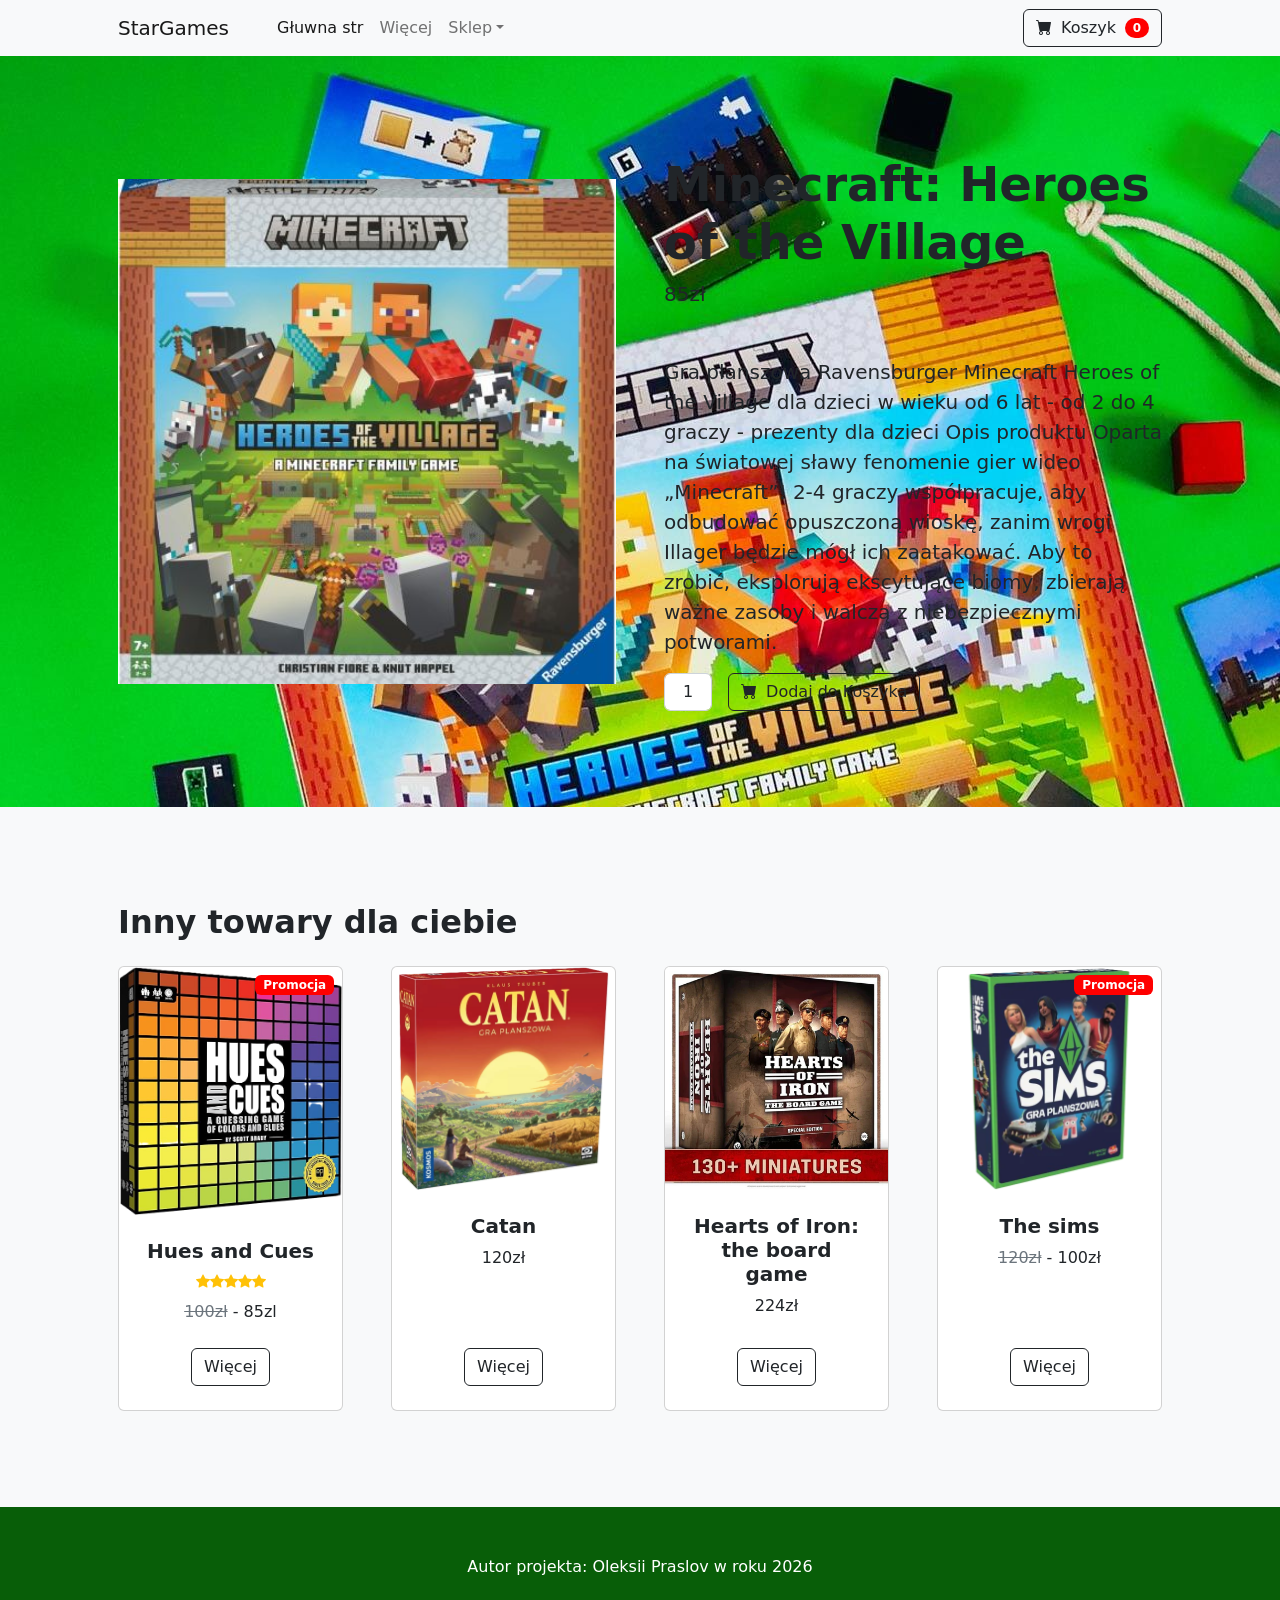
<file: startbootstrap-shop-item-gh-pages/index.html>
<!DOCTYPE html>
<html lang="en">
    <head>
        <meta charset="utf-8" />
        <meta name="viewport" content="width=device-width, initial-scale=1, shrink-to-fit=no" />
        <meta name="description" content="" />
        <meta name="author" content="" />
        <title>StarGames - Gry planszowy</title>
        <!-- Favicon-->
        <link rel="icon" type="image/x-icon" href="assets/favicon.ico" />
        <!-- Bootstrap icons-->
        <link href="https://cdn.jsdelivr.net/npm/bootstrap-icons@1.5.0/font/bootstrap-icons.css" rel="stylesheet" />
        <!-- Core theme CSS (includes Bootstrap)-->
        <link href="css/styles.css" rel="stylesheet" />
    </head>
    <body>
        <!-- Navigation-->
        <nav class="navbar navbar-expand-lg navbar-light bg-light">
            <div class="container px-4 px-lg-5">
                <a class="navbar-brand" href="#!">StarGames</a>
                <button class="navbar-toggler" type="button" data-bs-toggle="collapse" data-bs-target="#navbarSupportedContent" aria-controls="navbarSupportedContent" aria-expanded="false" aria-label="Toggle navigation"><span class="navbar-toggler-icon"></span></button>
                <div class="collapse navbar-collapse" id="navbarSupportedContent">
                    <ul class="navbar-nav me-auto mb-2 mb-lg-0 ms-lg-4">
                        <li class="nav-item"><a class="nav-link active" aria-current="page" href="../index.html">Głuwna str</a></li>
                        <li class="nav-item"><a class="nav-link" href="#!">Więcej</a></li>
                        <li class="nav-item dropdown">
                            <a class="nav-link dropdown-toggle" id="navbarDropdown" href="#" role="button" data-bs-toggle="dropdown" aria-expanded="false">Sklep</a>
                            <ul class="dropdown-menu" aria-labelledby="navbarDropdown">
                                <li><a class="dropdown-item" href="#!">Cawy arsytyment</a></li>
                                <li><hr class="dropdown-divider" /></li>
                                <li><a class="dropdown-item" href="#!">Popularnie</a></li>
                                <li><a class="dropdown-item" href="#!">Nowy arsytyment</a></li>
                            </ul>
                        </li>
                    </ul>
                    <form class="d-flex">
                        <button class="btn btn-outline-dark" type="submit">
                            <i class="bi-cart-fill me-1"></i>
                            Koszyk
                            <span class="badge bg-master text-white ms-1 rounded-pill">0</span>
                        </button>
                    </form>
                </div>
            </div>
        </nav>
        <!-- Product section-->
        <section class="bg-mastt py-5">
            <div class="container px-4 px-lg-5 my-5">
                <div class="row gx-4 gx-lg-5 align-items-center">
                    <div class="col-md-6"><img class="card-img-top mb-5 mb-md-0" src="./redaktor foto/71CGKonobeL._AC_SL1100_.jpg" alt="..." /></div>
                    <div class="col-md-6">
                        <div class="small mb-1"></div>
                        <h1 class="display-5 fw-bolder">Minecraft: Heroes of the Village</h1>
                        <div class="fs-5 mb-5">
                            <span class="text-decoration-line-through"></span>
                            <span>85zł</span>
                        </div>
                        <p class="lead bg-whites">Gra planszowa Ravensburger Minecraft Heroes of the Village dla dzieci w wieku od 6 lat - od 2 do 4 graczy - prezenty dla dzieci Opis produktu Oparta na światowej sławy fenomenie gier wideo „Minecraft”! 2-4 graczy współpracuje, aby odbudować opuszczoną wioskę, zanim wrogi Illager będzie mógł ich zaatakować. Aby to zrobić, eksplorują ekscytujące biomy, zbierają ważne zasoby i walczą z niebezpiecznymi potworami.</p>
                        <div class="d-flex">
                            <input class="form-control text-center me-3" id="inputQuantity" type="num" value="1" style="max-width: 3rem" />
                            <button class="btn btn-outline-dark flex-shrink-0" type="button">
                                <i class="bi-cart-fill me-1"></i>
                                Dodaj do Koszyka
                            </button>
                        </div>
                    </div>
                </div>
            </div>
        </section>
        <!-- Related items section-->
        <section class="py-5 bg-light">
            <div class="container px-4 px-lg-5 mt-5">
                <h2 class="fw-bolder mb-4">Inny towary dla ciebie </h2>
                <div class="row gx-4 gx-lg-5 row-cols-2 row-cols-md-3 row-cols-xl-4 justify-content-center">
                    <div class="col mb-5">
                        <div class="card h-100">
                            <div class="badge bg-master text-white position-absolute" style="top: 0.5rem; right: 0.5rem">Promocja</div>
                            <!-- Product image-->
                            <img class="card-img-top" src="./redaktor foto/81WUD2cZo5L._AC_SX522_.png" alt="..." />
                            <!-- Product details-->
                            <div class="card-body p-4">
                                <div class="text-center">
                                    <!-- Product name-->
                                    <h5 class="fw-bolder">Hues and Cues</h5>
                                    <!-- Product price-->
                                     <div class="d-flex justify-content-center small text-warning mb-2">
                                        <div class="bi-star-fill"></div>
                                        <div class="bi-star-fill"></div>
                                        <div class="bi-star-fill"></div>
                                        <div class="bi-star-fill"></div>
                                        <div class="bi-star-fill"></div>
                                    </div>
                                    <span class="text-muted text-decoration-line-through">100zł</span>
                                    - 85zl
                                </div>
                            </div>
                            <!-- Product actions-->
                            <div class="card-footer p-4 pt-0 border-top-0 bg-transparent">
                                <div class="text-center"><a class="btn btn-outline-dark mt-auto" href="./1.html">Więcej</a></div>
                            </div>
                        </div>
                    </div>
                    <div class="col mb-5">
                        <div class="card h-100">
                            <!-- Sale badge-->
                            
                            <!-- Product image-->
                            <img class="card-img-top" src="./redaktor foto/helldivers-2-galactic-war-header.png" alt="..." />
                            <!-- Product details-->
                            <div class="card-body p-4">
                                <div class="text-center">
                                    <!-- Product name-->
                                    <h5 class="fw-bolder">Catan</h5>
                                    <!-- Product reviews-->
                                   
                                    <!-- Product price-->
                                    120zł
                                </div>
                            </div>
                            <!-- Product actions-->
                            <div class="card-footer p-4 pt-0 border-top-0 bg-transparent">
                                <div class="text-center"><a class="btn btn-outline-dark mt-auto" href="./2.html">Więcej</a></div>
                            </div>
                        </div>
                    </div>
                    <div class="col mb-5">
                        <div class="card h-100">
                            <!-- Sale badge-->
                            
                            <!-- Product image-->
                            <img class="card-img-top" src="./redaktor foto/hearts-of-iron-deluxe-generals-pledge-kickstarter-pre-order-special-kickstarter-board-game-steamforged-games-1221921492_400x.webp" alt="..." />
                            <!-- Product details-->
                            <div class="card-body p-4">
                                <div class="text-center">
                                    <!-- Product name-->
                                    <h5 class="fw-bolder">Hearts of Iron: the board game</h5>
                                    <!-- Product price-->
                                    224zł
                                </div>
                            </div>
                            <!-- Product actions-->
                            <div class="card-footer p-4 pt-0 border-top-0 bg-transparent">
                                <div class="text-center"><a class="btn btn-outline-dark mt-auto" href="./3.html">Więcej</a></div>
                            </div>
                        </div>
                    </div>
                    <div class="col mb-5">
                        <div class="card h-100">
                            <!-- Product image-->
                             <div class="badge bg-master text-white position-absolute" style="top: 0.5rem; right: 0.5rem">Promocja</div>
                            <img class="card-img-top" src="./redaktor foto/82637-medium_default.png" alt="..." />
                            <!-- Product details-->
                            <div class="card-body p-4">
                                <div class="text-center">
                                    <!-- Product name-->
                                    <h5 class="fw-bolder">The sims</h5>
                                    <!-- Product reviews-->
                                    
                                    <span class="text-muted text-decoration-line-through">120zł</span>
                                    - 100zł
                                </div>
                            </div>
                            <!-- Product actions-->
                            <div class="card-footer p-4 pt-0 border-top-0 bg-transparent">
                                <div class="text-center"><a class="btn btn-outline-dark mt-auto" href="./4.html">Więcej</a></div>
                            </div>
                        </div>
                    </div>
                </div>
            </div>
        </section>
        <!-- Footer-->
        <footer class="py-5 bg-greenms">
            <div class="container"><p class="m-0 text-center text-white">Autor projekta: Oleksii Praslov w roku 2026</p></div>
        </footer>
        <!-- Bootstrap core JS-->
        <script src="https://cdn.jsdelivr.net/npm/bootstrap@5.2.3/dist/js/bootstrap.bundle.min.js"></script>
        <!-- Core theme JS-->
        <script src="js/scripts.js"></script>
    </body>
</html>
</file>
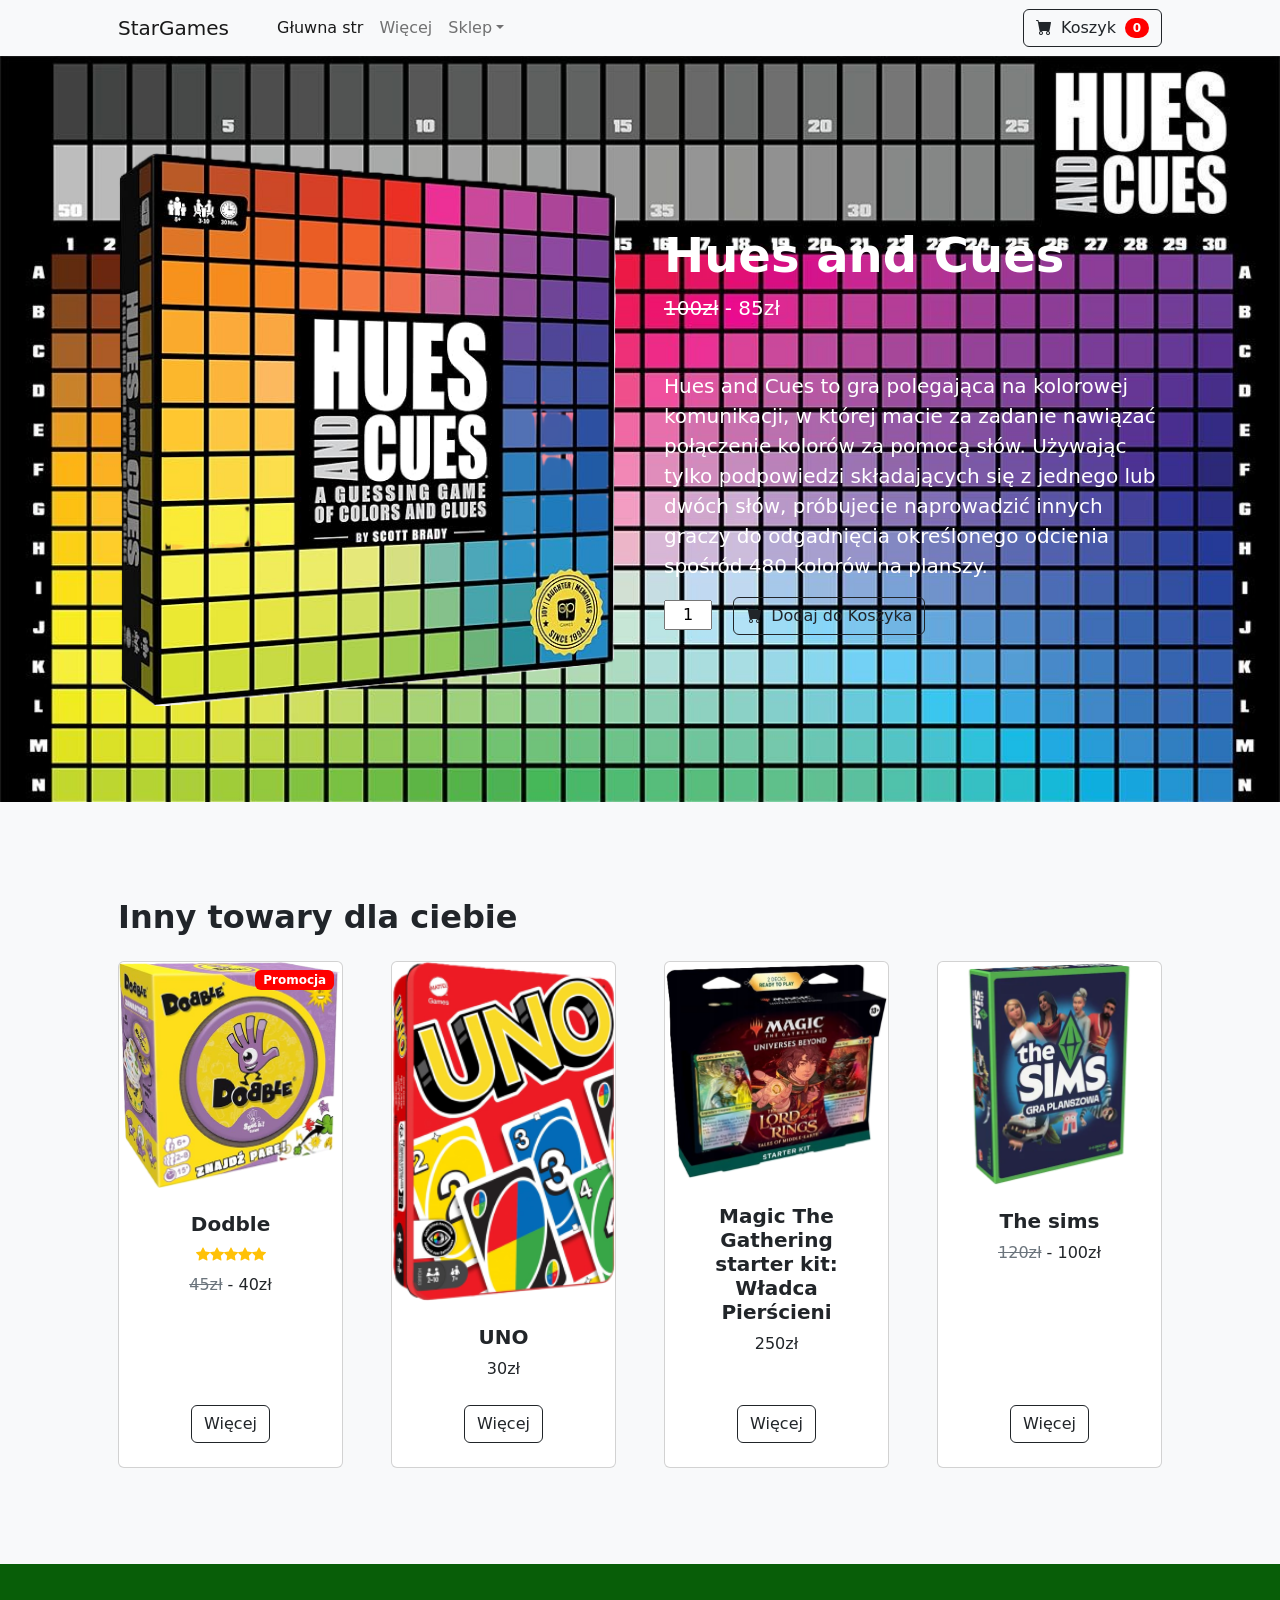
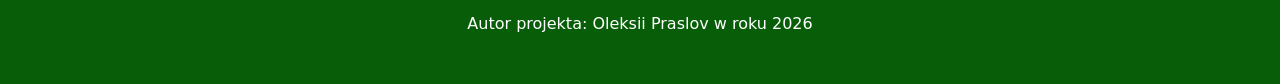
<file: startbootstrap-shop-item-gh-pages/1.html>
<!DOCTYPE html>
<html lang="en">
    <head>
        <meta charset="utf-8" />
        <meta name="viewport" content="width=device-width, initial-scale=1, shrink-to-fit=no" />
        <meta name="description" content="" />
        <meta name="author" content="" />
        <title>StarGames - Gry planszowy</title>
        <!-- Favicon-->
        <link rel="icon" type="image/x-icon" href="assets/favicon.ico" />
        <!-- Bootstrap icons-->
        <link href="https://cdn.jsdelivr.net/npm/bootstrap-icons@1.5.0/font/bootstrap-icons.css" rel="stylesheet" />
        <!-- Core theme CSS (includes Bootstrap)-->
        <link href="css/styles.css" rel="stylesheet" />
    </head>
    <body>
        <!-- Navigation-->
        <nav class="navbar navbar-expand-lg navbar-light bg-light">
            <div class="container px-4 px-lg-5">
                <a class="navbar-brand" href="#!">StarGames</a>
                <button class="navbar-toggler" type="button" data-bs-toggle="collapse" data-bs-target="#navbarSupportedContent" aria-controls="navbarSupportedContent" aria-expanded="false" aria-label="Toggle navigation"><span class="navbar-toggler-icon"></span></button>
                <div class="collapse navbar-collapse" id="navbarSupportedContent">
                    <ul class="navbar-nav me-auto mb-2 mb-lg-0 ms-lg-4">
                        <li class="nav-item"><a class="nav-link active" aria-current="page" href="../index.html">Głuwna str</a></li>
                        <li class="nav-item"><a class="nav-link" href="#!">Więcej</a></li>
                        <li class="nav-item dropdown">
                            <a class="nav-link dropdown-toggle" id="navbarDropdown" href="#" role="button" data-bs-toggle="dropdown" aria-expanded="false">Sklep</a>
                            <ul class="dropdown-menu" aria-labelledby="navbarDropdown">
                                <li><a class="dropdown-item" href="#!">Cawy arsytyment</a></li>
                                <li><hr class="dropdown-divider" /></li>
                                <li><a class="dropdown-item" href="#!">Popularnie</a></li>
                                <li><a class="dropdown-item" href="#!">Nowy arsytyment</a></li>
                            </ul>
                        </li>
                    </ul>
                    <form class="d-flex">
                        <button class="btn btn-outline-dark" type="submit">
                            <i class="bi-cart-fill me-1"></i>
                            Koszyk
                            <span class="badge bg-master text-white ms-1 rounded-pill">0</span>
                        </button>
                    </form>
                </div>
            </div>
        </nav>
        <!-- Product section-->
        <section class="py-5 bg-mastt1">
            <div class="container px-4 px-lg-5 my-5">
                <div class="row gx-4 gx-lg-5 align-items-center">
                    <div class="col-md-6"><img class="card-img-top mb-5 mb-md-0" src="./redaktor foto/81WUD2cZo5L._AC_SX522_.png" alt="..." /></div>
                    <div class="col-md-6">
                        <div class="small mb-1"></div>
                        <h1 class="lead display-5 fw-bolder">Hues and Cues</h1>
                        <div class="fs-5 mb-5">
                            
                            <span class="lead text-decoration-line-through ">100zł</span>
                            <span class="lead">- 85zł</span>
                        </div>
                        <p class="lead">Hues and Cues to gra polegająca na kolorowej komunikacji, w której macie za zadanie nawiązać połączenie kolorów za pomocą słów. Używając tylko podpowiedzi składających się z jednego lub dwóch słów, próbujecie naprowadzić innych graczy do odgadnięcia określonego odcienia spośród 480 kolorów na planszy.</p>
                        <div class="leadd-flex">
                            <input class="leadform-control text-center me-3" id="inputQuantity" type="num" value="1" style="max-width: 3rem" />
                            <button class=" btn btn-outline-dark flex-shrink-0" type="button">
                                <i class="bi-cart-fill me-1 "></i>
                                Dodaj do Koszyka
                            </button>
                        </div>
                    </div>
                </div>
            </div>
        </section>
        <!-- Related items section-->
        <section class="py-5 bg-light">
            <div class="container px-4 px-lg-5 mt-5">
                <h2 class="fw-bolder mb-4">Inny towary dla ciebie </h2>
                <div class="row gx-4 gx-lg-5 row-cols-2 row-cols-md-3 row-cols-xl-4 justify-content-center">
                    <div class="col mb-5">
                        <div class="card h-100">
                            <!-- Product image-->
                             <div class="badge bg-master text-white position-absolute" style="top: 0.5rem; right: 0.5rem">Promocja</div>
                            <img class="card-img-top" src="./redaktor foto/./71iJL+qBKcL._AC_SX522_.png" alt="..." />
                            <!-- Product details-->
                            <div class="card-body p-4">
                                <div class="text-center">
                                    <!-- Product name-->
                                    <h5 class="fw-bolder">Dodble</h5>
                                    <!-- Product price-->
                                     <div class="d-flex justify-content-center small text-warning mb-2">
                                        <div class="bi-star-fill"></div>
                                        <div class="bi-star-fill"></div>
                                        <div class="bi-star-fill"></div>
                                        <div class="bi-star-fill"></div>
                                        <div class="bi-star-fill"></div>
                                    </div>
                                    <span class="text-muted text-decoration-line-through">45zł</span>
                                    - 40zł
                                </div>
                            </div>
                            <!-- Product actions-->
                            <div class="card-footer p-4 pt-0 border-top-0 bg-transparent">
                                <div class="text-center"><a class="btn btn-outline-dark mt-auto" href="./5.html">Więcej</a></div>
                            </div>
                        </div>
                    </div>
                    <div class="col mb-5">
                        <div class="card h-100">
                            <!-- Sale badge-->
                            
                            <!-- Product image-->
                            <img class="card-img-top" src="./redaktor foto/71LiU-S3cHL._AC_SL1500_1.png" alt="..." />
                            <!-- Product details-->
                            <div class="card-body p-4">
                                <div class="text-center">
                                    <!-- Product name-->
                                    <h5 class="fw-bolder">UNO</h5>
                                    <!-- Product reviews-->
                                    
                                    <!-- Product price-->
                                    30zł
                                </div>
                            </div>
                            <!-- Product actions-->
                            <div class="card-footer p-4 pt-0 border-top-0 bg-transparent">
                                <div class="text-center"><a class="btn btn-outline-dark mt-auto" href="./6.html">Więcej</a></div>
                            </div>
                        </div>
                    </div>
                    <div class="col mb-5">
                        <div class="card h-100">
                            <!-- Sale badge-->
                            
                            <!-- Product image-->
                            <img class="card-img-top" src="./redaktor foto/./Arena-Starter-Kit-2-TALIE-MtG-LotR-Tales-of-Middle-earth-zestaw-prezentowy.png" alt="..." />
                            <!-- Product details-->
                            <div class="card-body p-4">
                                <div class="text-center">
                                    <!-- Product name-->
                                    <h5 class="fw-bolder">Magic The Gathering starter kit: Władca Pierścieni</h5>
                                    <!-- Product price-->
                                    250zł
                                </div>
                            </div>
                            <!-- Product actions-->
                            <div class="card-footer p-4 pt-0 border-top-0 bg-transparent">
                                <div class="text-center"><a class="btn btn-outline-dark mt-auto" href="./7.html">Więcej</a></div>
                            </div>
                        </div>
                    </div>
                    <div class="col mb-5">
                        <div class="card h-100">
                            <!-- Product image-->
                            <img class="card-img-top" src="./redaktor foto/82637-medium_default.png" alt="..." />
                            <!-- Product details-->
                            <div class="card-body p-4">
                                <div class="text-center">
                                    <!-- Product name-->
                                    <h5 class="fw-bolder">The sims</h5>
                                    <!-- Product reviews-->
                                    
                                    <!-- Product price-->
                                     <span class="text-muted text-decoration-line-through">120zł</span>
                                    - 100zł
                                </div>
                            </div>
                            <!-- Product actions-->
                            <div class="card-footer p-4 pt-0 border-top-0 bg-transparent">
                                <div class="text-center"><a class="btn btn-outline-dark mt-auto" href="../startbootstrap-shop-item-gh-pages/4.html">Więcej</a></div>
                            </div>
                        </div>
                    </div>
                </div>
            </div>
        </section>
        <!-- Footer-->
        <footer class="py-5 bg-greenms">
            <div class="container"><p class="m-0 text-center text-white">Autor projekta: Oleksii Praslov w roku 2026</p></div>
        </footer>
        <!-- Bootstrap core JS-->
        <script src="https://cdn.jsdelivr.net/npm/bootstrap@5.2.3/dist/js/bootstrap.bundle.min.js"></script>
        <!-- Core theme JS-->
        <script src="js/scripts.js"></script>
    </body>
</html>
</file>
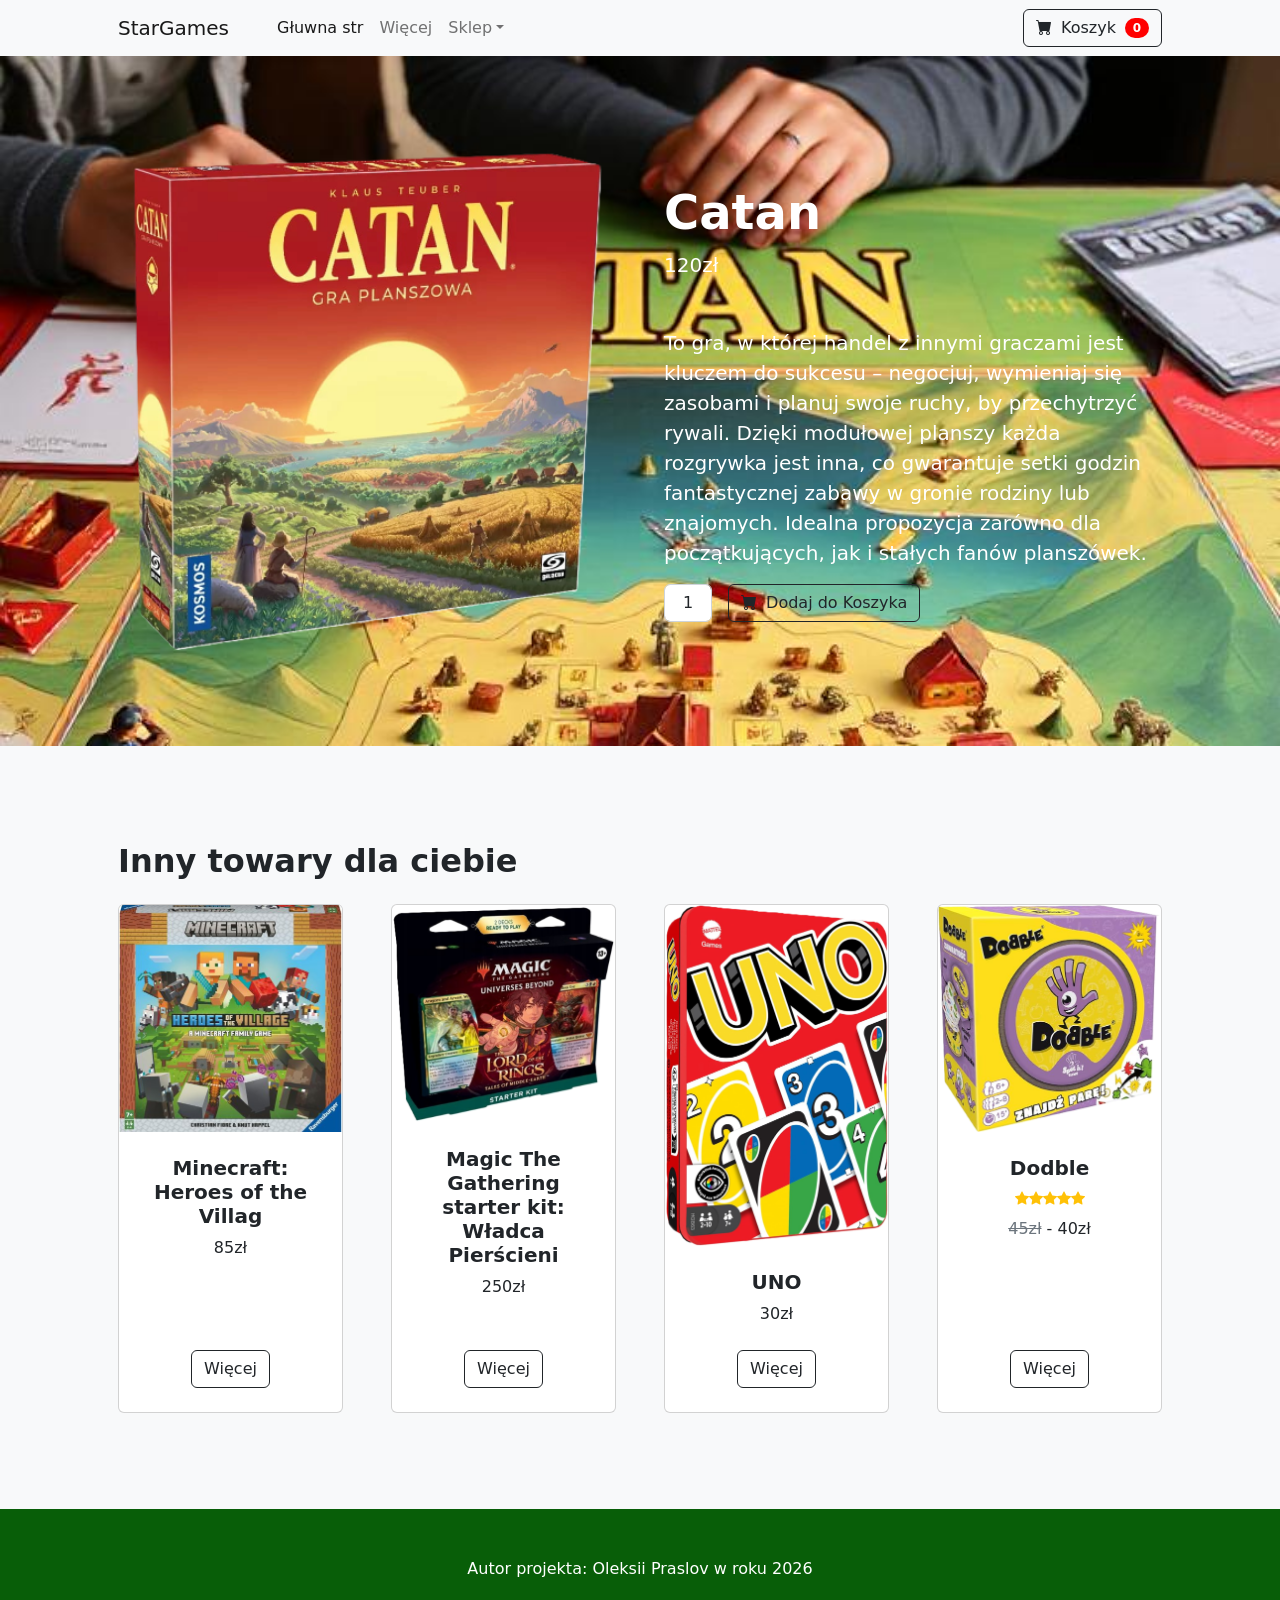
<file: startbootstrap-shop-item-gh-pages/2.html>
<!DOCTYPE html>
<html lang="en">
    <head>
        <meta charset="utf-8" />
        <meta name="viewport" content="width=device-width, initial-scale=1, shrink-to-fit=no" />
        <meta name="description" content="" />
        <meta name="author" content="" />
        <title>StarGames - Gry planszowy</title>
        <!-- Favicon-->
        <link rel="icon" type="image/x-icon" href="assets/favicon.ico" />
        <!-- Bootstrap icons-->
        <link href="https://cdn.jsdelivr.net/npm/bootstrap-icons@1.5.0/font/bootstrap-icons.css" rel="stylesheet" />
        <!-- Core theme CSS (includes Bootstrap)-->
        <link href="css/styles.css" rel="stylesheet" />
    </head>
    <body>
        <!-- Navigation-->
        <nav class="navbar navbar-expand-lg navbar-light bg-light">
            <div class="container px-4 px-lg-5">
                <a class="navbar-brand" href="#!">StarGames</a>
                <button class="navbar-toggler" type="button" data-bs-toggle="collapse" data-bs-target="#navbarSupportedContent" aria-controls="navbarSupportedContent" aria-expanded="false" aria-label="Toggle navigation"><span class="navbar-toggler-icon"></span></button>
                <div class="collapse navbar-collapse" id="navbarSupportedContent">
                    <ul class="navbar-nav me-auto mb-2 mb-lg-0 ms-lg-4">
                        <li class="nav-item"><a class="nav-link active" aria-current="page" href="../index.html">Głuwna str</a></li>
                        <li class="nav-item"><a class="nav-link" href="#!">Więcej</a></li>
                        <li class="nav-item dropdown">
                            <a class="nav-link dropdown-toggle" id="navbarDropdown" href="#" role="button" data-bs-toggle="dropdown" aria-expanded="false">Sklep</a>
                            <ul class="dropdown-menu" aria-labelledby="navbarDropdown">
                                <li><a class="dropdown-item" href="#!">Cawy arsytyment</a></li>
                                <li><hr class="dropdown-divider" /></li>
                                <li><a class="dropdown-item" href="#!">Popularnie</a></li>
                                <li><a class="dropdown-item" href="#!">Nowy arsytyment</a></li>
                            </ul>
                        </li>
                    </ul>
                    <form class="d-flex">
                        <button class="btn btn-outline-dark" type="submit">
                            <i class="bi-cart-fill me-1"></i>
                            Koszyk
                            <span class="badge bg-master text-white ms-1 rounded-pill">0</span>
                        </button>
                    </form>
                </div>
            </div>
        </nav>
        <!-- Product section-->
        <section class="py-5 bg-mastt2">
            <div class="container px-4 px-lg-5 my-5">
                <div class="row gx-4 gx-lg-5 align-items-center">
                    <div class="col-md-6"><img class="card-img-top mb-5 mb-md-0" src="./redaktor foto/helldivers-2-galactic-war-header.png" alt="..." /></div>
                    <div class="col-md-6">
                        <div class="small mb-1"></div>
                        <h1 class="display-5 fw-bolder lead">Catan</h1>
                        <div class="fs-5 mb-5 lead">
                            120zł
                        </div>
                        <p class="lead">To gra, w której handel z innymi graczami jest kluczem do sukcesu – negocjuj, wymieniaj się zasobami i planuj swoje ruchy, by przechytrzyć rywali. Dzięki modułowej planszy każda rozgrywka jest inna, co gwarantuje setki godzin fantastycznej zabawy w gronie rodziny lub znajomych. Idealna propozycja zarówno dla początkujących, jak i stałych fanów planszówek.</p>
                        <div class="d-flex">
                            <input class="form-control text-center me-3" id="inputQuantity" type="num" value="1" style="max-width: 3rem" />
                            <button class="btn btn-outline-dark flex-shrink-0" type="button">
                                <i class="bi-cart-fill me-1"></i>
                                Dodaj do Koszyka
                            </button>
                        </div>
                    </div>
                </div>
            </div>
        </section>
        <!-- Related items section-->
        <section class="py-5 bg-light">
            <div class="container px-4 px-lg-5 mt-5">
                <h2 class="fw-bolder mb-4">Inny towary dla ciebie </h2>
                <div class="row gx-4 gx-lg-5 row-cols-2 row-cols-md-3 row-cols-xl-4 justify-content-center">
                    <div class="col mb-5">
                        <div class="card h-100">
                            <!-- Product image-->
                            <img class="card-img-top" src="./redaktor foto/71CGKonobeL._AC_SL1100_.jpg" alt="..." />
                            <!-- Product details-->
                            <div class="card-body p-4">
                                <div class="text-center">
                                    <!-- Product name-->
                                    <h5 class="fw-bolder">Minecraft: Heroes of the Villag</h5>
                                    <!-- Product price-->
                                    85zł
                                </div>
                            </div>
                            <!-- Product actions-->
                            <div class="card-footer p-4 pt-0 border-top-0 bg-transparent">
                                <div class="text-center"><a class="btn btn-outline-dark mt-auto" href="./index.html">Więcej</a></div>
                            </div>
                        </div>
                    </div>
                    <div class="col mb-5">
                        <div class="card h-100">
                            <!-- Sale badge-->
                        
                            <!-- Product image-->
                            <img class="card-img-top" src="./redaktor foto/Arena-Starter-Kit-2-TALIE-MtG-LotR-Tales-of-Middle-earth-zestaw-prezentowy.png" alt="..." />
                            <!-- Product details-->
                            <div class="card-body p-4">
                                <div class="text-center">
                                    <!-- Product name-->
                                    <h5 class="fw-bolder">Magic The Gathering starter kit: Władca Pierścieni</h5>
                                    <!-- Product reviews-->
                                   
                                    <!-- Product price-->
                                    250zł
                                </div>
                            </div>
                            <!-- Product actions-->
                            <div class="card-footer p-4 pt-0 border-top-0 bg-transparent">
                                <div class="text-center"><a class="btn btn-outline-dark mt-auto" href="./7.html">Więcej</a></div>
                            </div>
                        </div>
                    </div>
                    <div class="col mb-5">
                        <div class="card h-100">
                            <!-- Sale badge-->
                        
                            <!-- Product image-->
                            <img class="card-img-top" src="./redaktor foto/71LiU-S3cHL._AC_SL1500_.png" alt="..." />
                            <!-- Product details-->
                            <div class="card-body p-4">
                                <div class="text-center">
                                    <!-- Product name-->
                                    <h5 class="fw-bolder">UNO</h5>
                                    <!-- Product price-->
                                    30zł
                                </div>
                            </div>
                            <!-- Product actions-->
                            <div class="card-footer p-4 pt-0 border-top-0 bg-transparent">
                                <div class="text-center"><a class="btn btn-outline-dark mt-auto" href="./6.html">Więcej</a></div>
                            </div>
                        </div>
                    </div>
                    <div class="col mb-5">
                        <div class="card h-100">
                            <!-- Product image-->
                            <img class="card-img-top" src="./redaktor foto/71iJL+qBKcL._AC_SX522_.png" alt="..." />
                            <!-- Product details-->
                            <div class="card-body p-4">
                                <div class="text-center">
                                    <!-- Product name-->
                                    <h5 class="fw-bolder">Dodble</h5>
                                    <!-- Product reviews-->
                                    <div class="d-flex justify-content-center small text-warning mb-2">
                                        <div class="bi-star-fill"></div>
                                        <div class="bi-star-fill"></div>
                                        <div class="bi-star-fill"></div>
                                        <div class="bi-star-fill"></div>
                                        <div class="bi-star-fill"></div>
                                    </div>
                                    <!-- Product price-->
                                   <span class="text-muted text-decoration-line-through">45zł</span>
                                   - 40zł
                                </div>
                            </div>
                            <!-- Product actions-->
                            <div class="card-footer p-4 pt-0 border-top-0 bg-transparent">
                                <div class="text-center"><a class="btn btn-outline-dark mt-auto" href="./5.html">Więcej</a></div>
                            </div>
                        </div>
                    </div>
                </div>
            </div>
        </section>
        <!-- Footer-->
        <footer class="py-5 bg-greenms">
            <div class="container"><p class="m-0 text-center text-white">Autor projekta: Oleksii Praslov w roku 2026</p></div>
        </footer>
        <!-- Bootstrap core JS-->
        <script src="https://cdn.jsdelivr.net/npm/bootstrap@5.2.3/dist/js/bootstrap.bundle.min.js"></script>
        <!-- Core theme JS-->
        <script src="js/scripts.js"></script>
    </body>
</html>
</file>
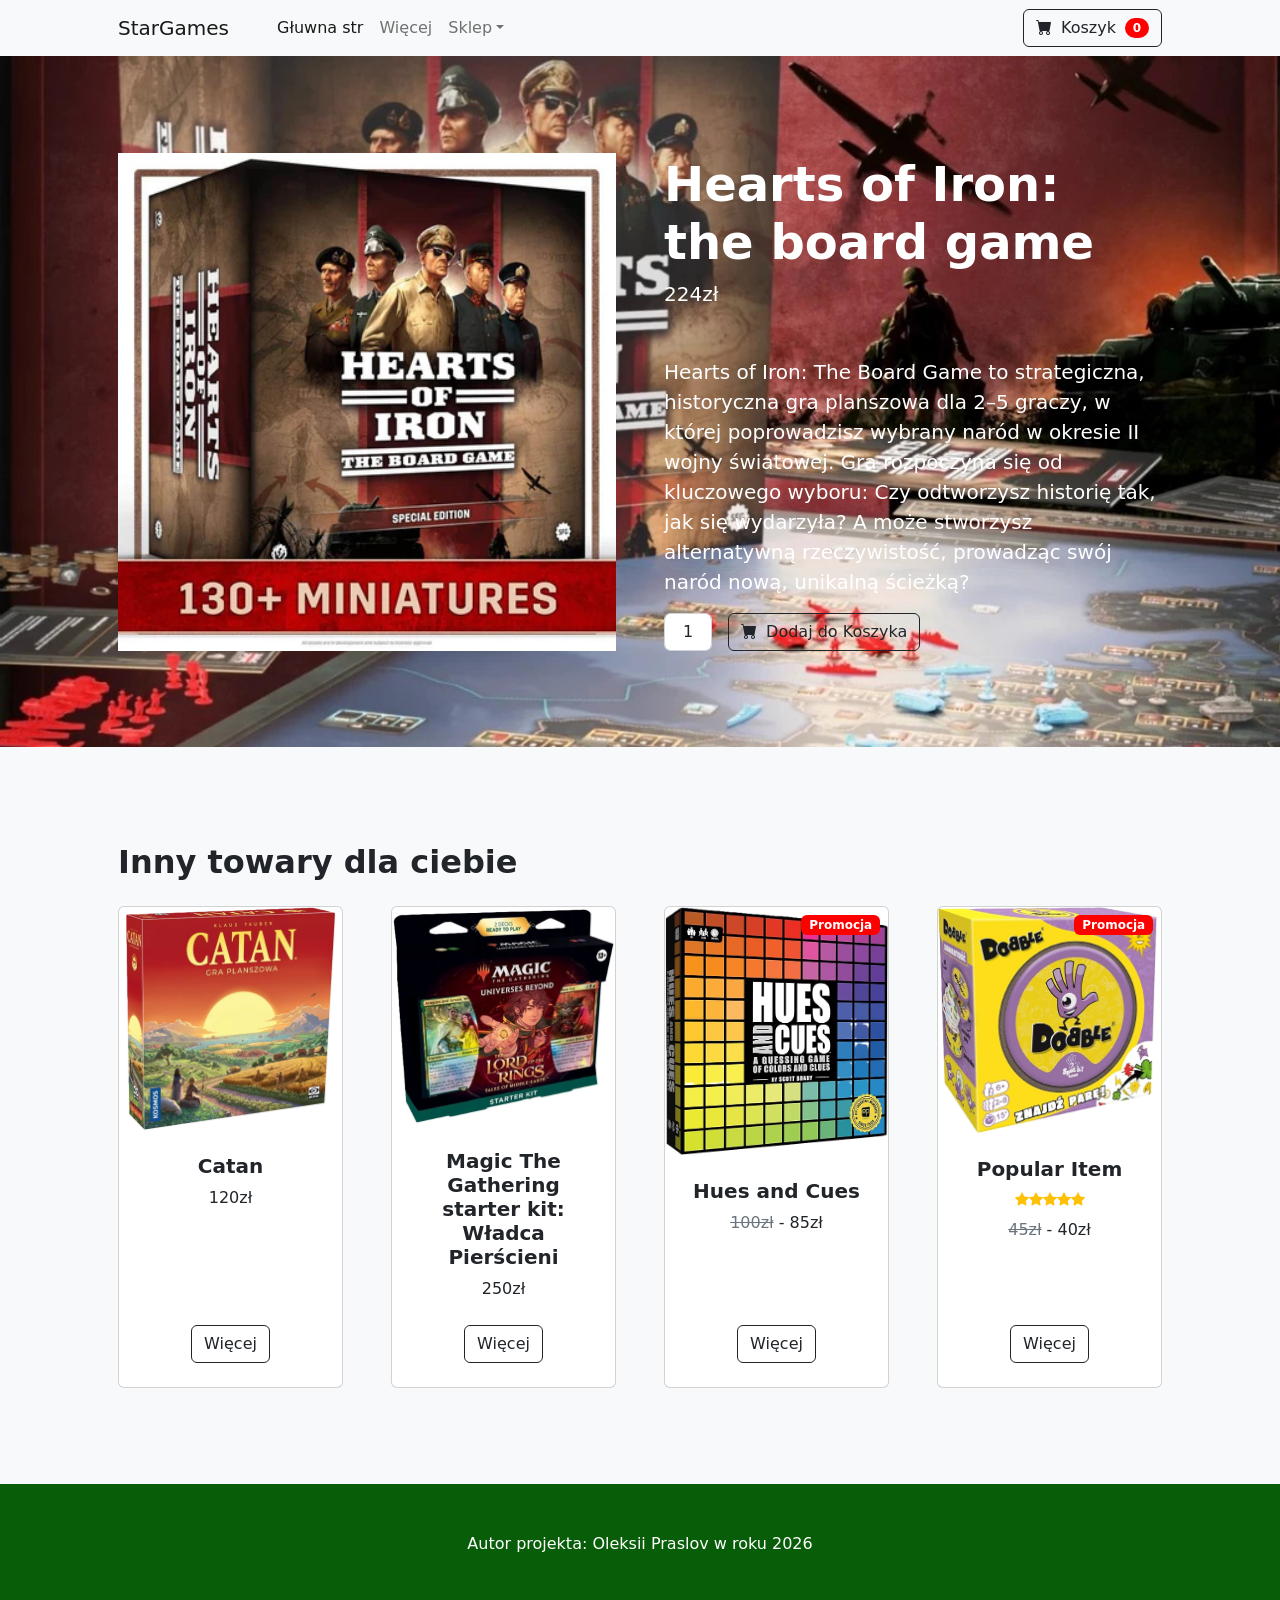
<file: startbootstrap-shop-item-gh-pages/3.html>
<!DOCTYPE html>
<html lang="en">
    <head>
        <meta charset="utf-8" />
        <meta name="viewport" content="width=device-width, initial-scale=1, shrink-to-fit=no" />
        <meta name="description" content="" />
        <meta name="author" content="" />
        <title>StarGames - Gry planszowy</title>
        <!-- Favicon-->
        <link rel="icon" type="image/x-icon" href="assets/favicon.ico" />
        <!-- Bootstrap icons-->
        <link href="https://cdn.jsdelivr.net/npm/bootstrap-icons@1.5.0/font/bootstrap-icons.css" rel="stylesheet" />
        <!-- Core theme CSS (includes Bootstrap)-->
        <link href="css/styles.css" rel="stylesheet" />
    </head>
    <body>
        <!-- Navigation-->
        <nav class="navbar navbar-expand-lg navbar-light bg-light">
            <div class="container px-4 px-lg-5">
                <a class="navbar-brand" href="#!">StarGames</a>
                <button class="navbar-toggler" type="button" data-bs-toggle="collapse" data-bs-target="#navbarSupportedContent" aria-controls="navbarSupportedContent" aria-expanded="false" aria-label="Toggle navigation"><span class="navbar-toggler-icon"></span></button>
                <div class="collapse navbar-collapse" id="navbarSupportedContent">
                    <ul class="navbar-nav me-auto mb-2 mb-lg-0 ms-lg-4">
                        <li class="nav-item"><a class="nav-link active" aria-current="page" href="../index.html">Głuwna str</a></li>
                        <li class="nav-item"><a class="nav-link" href="#!">Więcej</a></li>
                        <li class="nav-item dropdown">
                            <a class="nav-link dropdown-toggle" id="navbarDropdown" href="#" role="button" data-bs-toggle="dropdown" aria-expanded="false">Sklep</a>
                            <ul class="dropdown-menu" aria-labelledby="navbarDropdown">
                                <li><a class="dropdown-item" href="#!">Cawy arsytyment</a></li>
                                <li><hr class="dropdown-divider" /></li>
                                <li><a class="dropdown-item" href="#!">Popularnie</a></li>
                                <li><a class="dropdown-item" href="#!">Nowy arsytyment</a></li>
                            </ul>
                        </li>
                    </ul>
                    <form class="d-flex">
                        <button class="btn btn-outline-dark" type="submit">
                            <i class="bi-cart-fill me-1"></i>
                            Koszyk
                            <span class="badge bg-master text-white ms-1 rounded-pill">0</span>
                        </button>
                    </form>
                </div>
            </div>
        </nav>
        <!-- Product section-->
        <section class="py-5 bg-mastt3">
            <div class="container px-4 px-lg-5 my-5">
                <div class="row gx-4 gx-lg-5 align-items-center">
                    <div class="col-md-6"><img class="card-img-top mb-5 mb-md-0" src="./redaktor foto/hearts-of-iron-deluxe-generals-pledge-kickstarter-pre-order-special-kickstarter-board-game-steamforged-games-1221921492_400x.webp" alt="..." /></div>
                    <div class="col-md-6">
                        <div class="small mb-1"></div>
                        <h1 class="display-5 fw-bolder lead">Hearts of Iron: the board game</h1>
                        <div class="fs-5 mb-5 lead">
                           224zł
                        </div>
                        <p class="lead">Hearts of Iron: The Board Game to strategiczna, historyczna gra planszowa dla 2–5 graczy, w której poprowadzisz wybrany naród w okresie II wojny światowej. Gra rozpoczyna się od kluczowego wyboru: Czy odtworzysz historię tak, jak się wydarzyła? A może stworzysz alternatywną rzeczywistość, prowadząc swój naród nową, unikalną ścieżką?</p>
                        <div class="d-flex">
                            <input class="form-control text-center me-3" id="inputQuantity" type="num" value="1" style="max-width: 3rem" />
                            <button class="btn btn-outline-dark flex-shrink-0" type="button">
                                <i class="bi-cart-fill me-1"></i>
                                Dodaj do Koszyka
                            </button>
                        </div>
                    </div>
                </div>
            </div>
        </section>
        <!-- Related items section-->
        <section class="py-5 bg-light">
            <div class="container px-4 px-lg-5 mt-5">
                <h2 class="fw-bolder mb-4">Inny towary dla ciebie </h2>
                <div class="row gx-4 gx-lg-5 row-cols-2 row-cols-md-3 row-cols-xl-4 justify-content-center">
                    <div class="col mb-5">
                        <div class="card h-100">
                            <!-- Product image-->
                            <img class="card-img-top" src="./redaktor foto/helldivers-2-galactic-war-header.png" alt="..." />
                            <!-- Product details-->
                            <div class="card-body p-4">
                                <div class="text-center">
                                    <!-- Product name-->
                                    <h5 class="fw-bolder">Catan</h5>
                                    <!-- Product price-->
                                    120zł
                                </div>
                            </div>
                            <!-- Product actions-->
                            <div class="card-footer p-4 pt-0 border-top-0 bg-transparent">
                                <div class="text-center"><a class="btn btn-outline-dark mt-auto" href="./2.html">Więcej</a></div>
                            </div>
                        </div>
                    </div>
                    <div class="col mb-5">
                        <div class="card h-100">
                            <!-- Sale badge-->
                            <!-- Product image-->
                            <img class="card-img-top" src="./redaktor foto/Arena-Starter-Kit-2-TALIE-MtG-LotR-Tales-of-Middle-earth-zestaw-prezentowy.png" alt="..." />
                            <!-- Product details-->
                            <div class="card-body p-4">
                                <div class="text-center">
                                    <!-- Product name-->
                                    <h5 class="fw-bolder">Magic The Gathering starter kit: Władca Pierścieni</h5>
                                    <!-- Product reviews-->
                                    
                                    <!-- Product price-->
                                    250zł
                                </div>
                            </div>
                            <!-- Product actions-->
                            <div class="card-footer p-4 pt-0 border-top-0 bg-transparent">
                                <div class="text-center"><a class="btn btn-outline-dark mt-auto" href="./7.html">Więcej</a></div>
                            </div>
                        </div>
                    </div>
                    <div class="col mb-5">
                        <div class="card h-100">
                            <!-- Sale badge-->
                            <div class="badge bg-master text-white position-absolute" style="top: 0.5rem; right: 0.5rem">Promocja</div>
                            <!-- Product image-->
                            <img class="card-img-top" src="./redaktor foto/81WUD2cZo5L._AC_SX522_.png" alt="..." />
                            <!-- Product details-->
                            <div class="card-body p-4">
                                <div class="text-center">
                                    <!-- Product name-->
                                    <h5 class="fw-bolder">Hues and Cues</h5>
                                    <!-- Product price-->
                                    <span class="text-muted text-decoration-line-through">100zł</span>
                                    - 85zł
                                </div>
                            </div>
                            <!-- Product actions-->
                            <div class="card-footer p-4 pt-0 border-top-0 bg-transparent">
                                <div class="text-center"><a class="btn btn-outline-dark mt-auto" href="./1.html">Więcej</a></div>
                            </div>
                        </div>
                    </div>
                    <div class="col mb-5">
                        <div class="card h-100">
                            <!-- Product image-->
                             <div class="badge bg-master text-white position-absolute" style="top: 0.5rem; right: 0.5rem">Promocja</div>
                            <img class="card-img-top" src="./redaktor foto/71iJL+qBKcL._AC_SX522_.png" alt="..." />
                            <!-- Product details-->
                            <div class="card-body p-4">
                                <div class="text-center">
                                    <!-- Product name-->
                                    <h5 class="fw-bolder">Popular Item</h5>
                                    <!-- Product reviews-->
                                    <div class="d-flex justify-content-center small text-warning mb-2">
                                        <div class="bi-star-fill"></div>
                                        <div class="bi-star-fill"></div>
                                        <div class="bi-star-fill"></div>
                                        <div class="bi-star-fill"></div>
                                        <div class="bi-star-fill"></div>
                                    </div>
                                    <!-- Product price-->
                                     <span class="text-muted text-decoration-line-through">45zł</span>
                                    - 40zł
                                </div>
                            </div>
                            <!-- Product actions-->
                            <div class="card-footer p-4 pt-0 border-top-0 bg-transparent">
                                <div class="text-center"><a class="btn btn-outline-dark mt-auto" href="5.html">Więcej</a></div>
                            </div>
                        </div>
                    </div>
                </div>
            </div>
        </section>
        <!-- Footer-->
        <footer class="py-5 bg-greenms">
            <div class="container"><p class="m-0 text-center text-white">Autor projekta: Oleksii Praslov w roku 2026</p></div>
        </footer>
        <!-- Bootstrap core JS-->
        <script src="https://cdn.jsdelivr.net/npm/bootstrap@5.2.3/dist/js/bootstrap.bundle.min.js"></script>
        <!-- Core theme JS-->
        <script src="js/scripts.js"></script>
    </body>
</html>
</file>
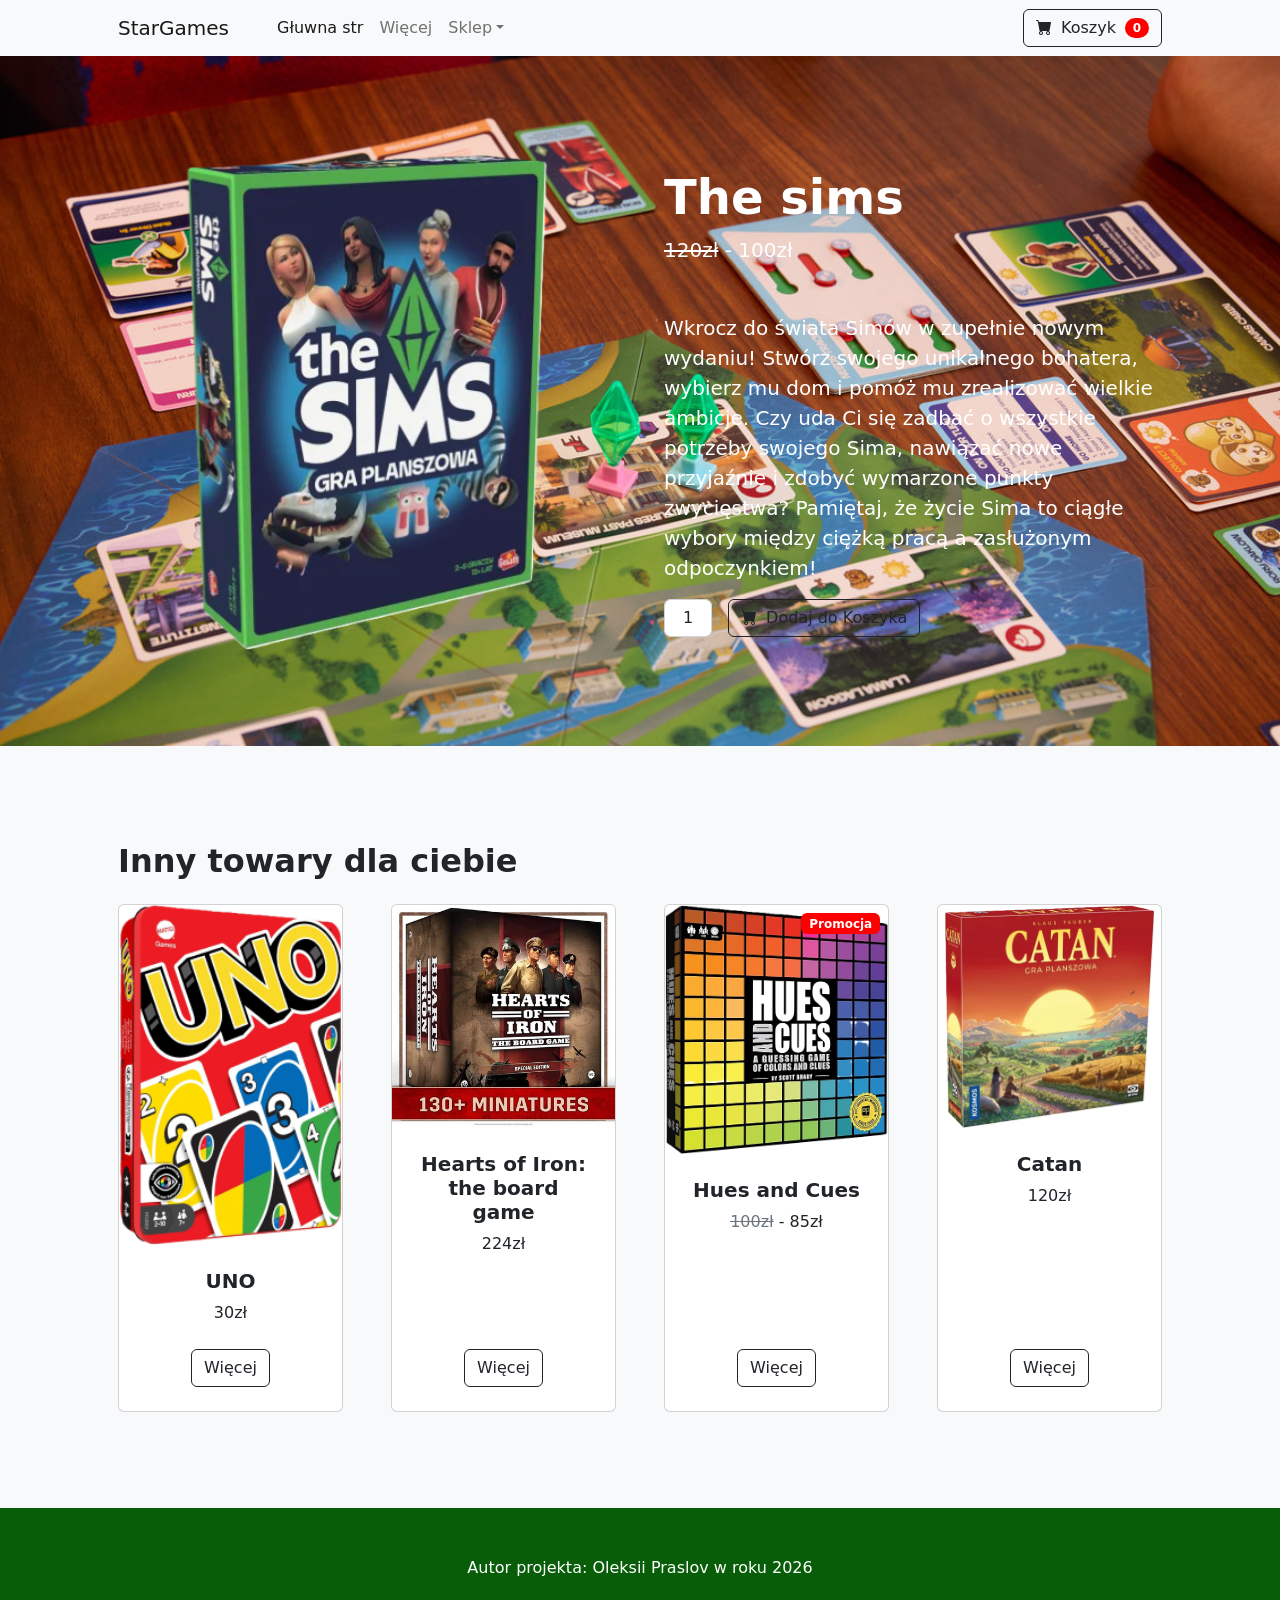
<file: startbootstrap-shop-item-gh-pages/4.html>
<!DOCTYPE html>
<html lang="en">
    <head>
        <meta charset="utf-8" />
        <meta name="viewport" content="width=device-width, initial-scale=1, shrink-to-fit=no" />
        <meta name="description" content="" />
        <meta name="author" content="" />
        <title>StarGames - Gry planszowy</title>
        <!-- Favicon-->
        <link rel="icon" type="image/x-icon" href="assets/favicon.ico" />
        <!-- Bootstrap icons-->
        <link href="https://cdn.jsdelivr.net/npm/bootstrap-icons@1.5.0/font/bootstrap-icons.css" rel="stylesheet" />
        <!-- Core theme CSS (includes Bootstrap)-->
        <link href="css/styles.css" rel="stylesheet" />
    </head>
    <body>
        <!-- Navigation-->
        <nav class="navbar navbar-expand-lg navbar-light bg-light">
            <div class="container px-4 px-lg-5">
                <a class="navbar-brand" href="#!">StarGames</a>
                <button class="navbar-toggler" type="button" data-bs-toggle="collapse" data-bs-target="#navbarSupportedContent" aria-controls="navbarSupportedContent" aria-expanded="false" aria-label="Toggle navigation"><span class="navbar-toggler-icon"></span></button>
                <div class="collapse navbar-collapse" id="navbarSupportedContent">
                    <ul class="navbar-nav me-auto mb-2 mb-lg-0 ms-lg-4">
                        <li class="nav-item"><a class="nav-link active" aria-current="page" href="../index.html">Głuwna str</a></li>
                        <li class="nav-item"><a class="nav-link" href="#!">Więcej</a></li>
                        <li class="nav-item dropdown">
                            <a class="nav-link dropdown-toggle" id="navbarDropdown" href="#" role="button" data-bs-toggle="dropdown" aria-expanded="false">Sklep</a>
                            <ul class="dropdown-menu" aria-labelledby="navbarDropdown">
                                <li><a class="dropdown-item" href="#!">Cawy arsytyment</a></li>
                                <li><hr class="dropdown-divider" /></li>
                                <li><a class="dropdown-item" href="#!">Popularnie</a></li>
                                <li><a class="dropdown-item" href="#!">Nowy arsytyment</a></li>
                            </ul>
                        </li>
                    </ul>
                    <form class="d-flex">
                        <button class="btn btn-outline-dark" type="submit">
                            <i class="bi-cart-fill me-1"></i>
                            Koszyk
                            <span class="badge bg-master text-white ms-1 rounded-pill">0</span>
                        </button>
                    </form>
                </div>
            </div>
        </nav>
        <!-- Product section-->
        <section class="py-5 bg-mastt4">
            <div class="container px-4 px-lg-5 my-5">
                <div class="row gx-4 gx-lg-5 align-items-center">
                    <div class="col-md-6"><img class="card-img-top mb-5 mb-md-0" src="./redaktor foto/82637-medium_default.png" alt="..." /></div>
                    <div class="col-md-6">
                        <div class="small mb-1"></div>
                        <h1 class="display-5 fw-bolder lead">The sims</h1>
                        <div class="fs-5 mb-5">
                            <span class="text-decoration-line-through lead">120zł</span>
                            <span class="lead">- 100zł</span>
                        </div>
                        <p class="lead">Wkrocz do świata Simów w zupełnie nowym wydaniu! Stwórz swojego unikalnego bohatera, wybierz mu dom i pomóż mu zrealizować wielkie ambicje. Czy uda Ci się zadbać o wszystkie potrzeby swojego Sima, nawiązać nowe przyjaźnie i zdobyć wymarzone punkty zwycięstwa? Pamiętaj, że życie Sima to ciągłe wybory między ciężką pracą a zasłużonym odpoczynkiem!</p>
                        <div class="d-flex">
                            <input class="form-control text-center me-3" id="inputQuantity" type="num" value="1" style="max-width: 3rem" />
                            <button class="btn btn-outline-dark flex-shrink-0" type="button">
                                <i class="bi-cart-fill me-1"></i>
                                Dodaj do Koszyka
                            </button>
                        </div>
                    </div>
                </div>
            </div>
        </section>
        <!-- Related items section-->
        <section class="py-5 bg-light">
            <div class="container px-4 px-lg-5 mt-5">
                <h2 class="fw-bolder mb-4">Inny towary dla ciebie </h2>
                <div class="row gx-4 gx-lg-5 row-cols-2 row-cols-md-3 row-cols-xl-4 justify-content-center">
                    <div class="col mb-5">
                        <div class="card h-100">
                            <!-- Product image-->
                            <img class="card-img-top" src="./redaktor foto/71LiU-S3cHL._AC_SL1500_1.png" alt="..." />
                            <!-- Product details-->
                            <div class="card-body p-4">
                                <div class="text-center">
                                    <!-- Product name-->
                                    <h5 class="fw-bolder">UNO</h5>
                                    <!-- Product price-->
                                    30zł
                                </div>
                            </div>
                            <!-- Product actions-->
                            <div class="card-footer p-4 pt-0 border-top-0 bg-transparent">
                                <div class="text-center"><a class="btn btn-outline-dark mt-auto" href="./6.html">Więcej</a></div>
                            </div>
                        </div>
                    </div>
                    <div class="col mb-5">
                        <div class="card h-100">
                            <!-- Sale badge-->
                            
                            <!-- Product image-->
                            <img class="card-img-top" src="./redaktor foto/hearts-of-iron-deluxe-generals-pledge-kickstarter-pre-order-special-kickstarter-board-game-steamforged-games-1221921492_400x.webp" alt="..." />
                            <!-- Product details-->
                            <div class="card-body p-4">
                                <div class="text-center">
                                    <!-- Product name-->
                                    <h5 class="fw-bolder">Hearts of Iron: the board game</h5>
                                    <!-- Product reviews-->
            
                                    <!-- Product price-->
                                
                                    224zł
                                </div>
                            </div>
                            <!-- Product actions-->
                            <div class="card-footer p-4 pt-0 border-top-0 bg-transparent">
                                <div class="text-center"><a class="btn btn-outline-dark mt-auto" href="./3.html">Więcej</a></div>
                            </div>
                        </div>
                    </div>
                    <div class="col mb-5">
                        <div class="card h-100">
                            <!-- Sale badge-->
                            <div class="badge bg-master text-white position-absolute" style="top: 0.5rem; right: 0.5rem">Promocja</div>
                            <!-- Product image-->
                            <img class="card-img-top" src="./redaktor foto/81WUD2cZo5L._AC_SX522_.png" alt="..." />
                            <!-- Product details-->
                            <div class="card-body p-4">
                                <div class="text-center">
                                    <!-- Product name-->
                                    <h5 class="fw-bolder">Hues and Cues</h5>
                                    <!-- Product price-->
                                    <span class="text-muted text-decoration-line-through">100zł</span>
                                    - 85zł
                                </div>
                            </div>
                            <!-- Product actions-->
                            <div class="card-footer p-4 pt-0 border-top-0 bg-transparent">
                                <div class="text-center"><a class="btn btn-outline-dark mt-auto" href="./1.html">Więcej</a></div>
                            </div>
                        </div>
                    </div>
                    <div class="col mb-5">
                        <div class="card h-100">
                            <!-- Product image-->
                            <img class="card-img-top" src="./redaktor foto/helldivers-2-galactic-war-header.png" alt="..." />
                            <!-- Product details-->
                            <div class="card-body p-4">
                                <div class="text-center">
                                    <!-- Product name-->
                                    <h5 class="fw-bolder">Catan</h5>
                                    <!-- Product reviews-->
                                    <!-- Product price-->
                                    120zł
                                </div>
                            </div>
                            <!-- Product actions-->
                            <div class="card-footer p-4 pt-0 border-top-0 bg-transparent">
                                <div class="text-center"><a class="btn btn-outline-dark mt-auto" href="./2.html">Więcej</a></div>
                            </div>
                        </div>
                    </div>
                </div>
            </div>
        </section>
        <!-- Footer-->
        <footer class="py-5 bg-greenms">
            <div class="container"><p class="m-0 text-center text-white">Autor projekta: Oleksii Praslov w roku 2026</p></div>
        </footer>
        <!-- Bootstrap core JS-->
        <script src="https://cdn.jsdelivr.net/npm/bootstrap@5.2.3/dist/js/bootstrap.bundle.min.js"></script>
        <!-- Core theme JS-->
        <script src="js/scripts.js"></script>
    </body>
</html>
</file>
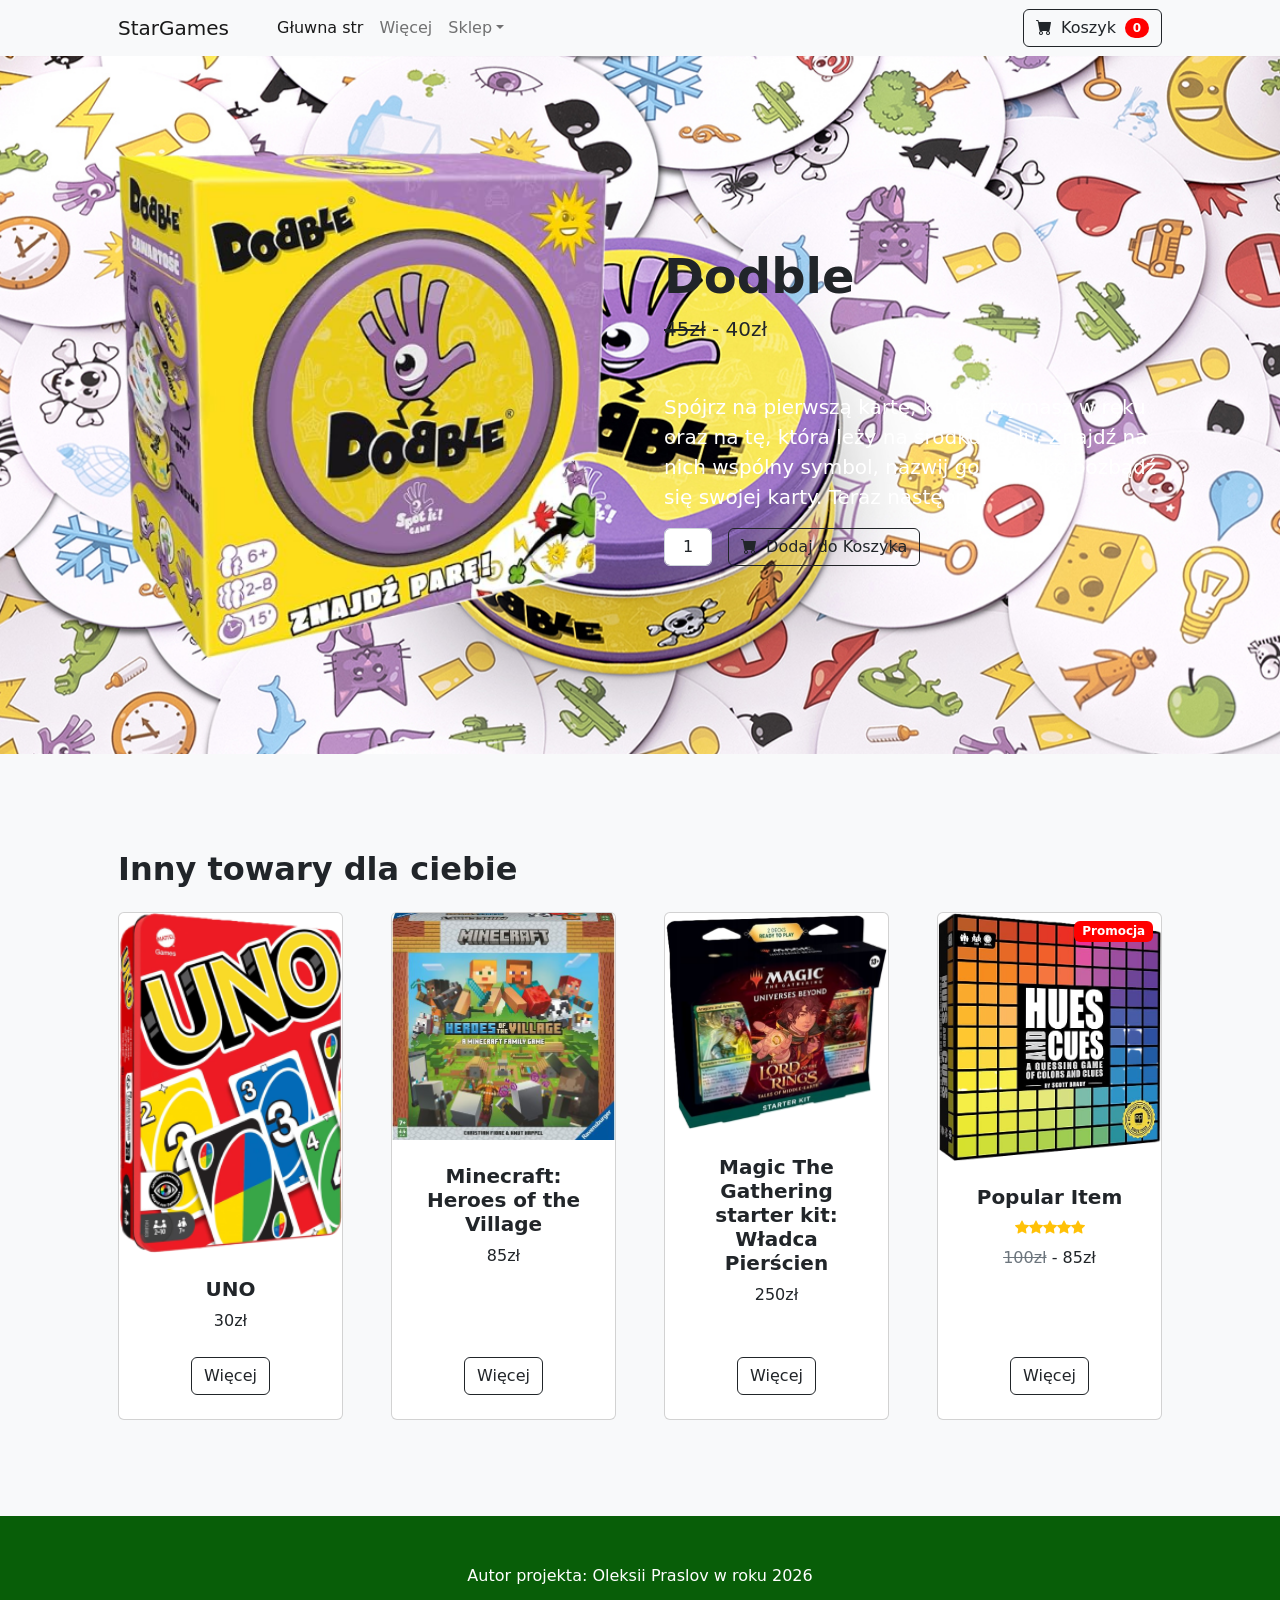
<file: startbootstrap-shop-item-gh-pages/5.html>
<!DOCTYPE html>
<html lang="en">
    <head>
        <meta charset="utf-8" />
        <meta name="viewport" content="width=device-width, initial-scale=1, shrink-to-fit=no" />
        <meta name="description" content="" />
        <meta name="author" content="" />
        <title>StarGames - Gry planszowy</title>
        <!-- Favicon-->
        <link rel="icon" type="image/x-icon" href="assets/favicon.ico" />
        <!-- Bootstrap icons-->
        <link href="https://cdn.jsdelivr.net/npm/bootstrap-icons@1.5.0/font/bootstrap-icons.css" rel="stylesheet" />
        <!-- Core theme CSS (includes Bootstrap)-->
        <link href="css/styles.css" rel="stylesheet" />
    </head>
    <body>
        <!-- Navigation-->
        <nav class="navbar navbar-expand-lg navbar-light bg-light">
            <div class="container px-4 px-lg-5">
                <a class="navbar-brand" href="#!">StarGames</a>
                <button class="navbar-toggler" type="button" data-bs-toggle="collapse" data-bs-target="#navbarSupportedContent" aria-controls="navbarSupportedContent" aria-expanded="false" aria-label="Toggle navigation"><span class="navbar-toggler-icon"></span></button>
                <div class="collapse navbar-collapse" id="navbarSupportedContent">
                    <ul class="navbar-nav me-auto mb-2 mb-lg-0 ms-lg-4">
                        <li class="nav-item"><a class="nav-link active" aria-current="page" href="../index.html">Głuwna str</a></li>
                        <li class="nav-item"><a class="nav-link" href="#!">Więcej</a></li>
                        <li class="nav-item dropdown">
                            <a class="nav-link dropdown-toggle" id="navbarDropdown" href="#" role="button" data-bs-toggle="dropdown" aria-expanded="false">Sklep</a>
                            <ul class="dropdown-menu" aria-labelledby="navbarDropdown">
                                <li><a class="dropdown-item" href="#!">Cawy arsytyment</a></li>
                                <li><hr class="dropdown-divider" /></li>
                                <li><a class="dropdown-item" href="#!">Popularnie</a></li>
                                <li><a class="dropdown-item" href="#!">Nowy arsytyment</a></li>
                            </ul>
                        </li>
                    </ul>
                    <form class="d-flex">
                        <button class="btn btn-outline-dark" type="submit">
                            <i class="bi-cart-fill me-1"></i>
                            Koszyk
                            <span class="badge bg-master text-white ms-1 rounded-pill">0</span>
                        </button>
                    </form>
                </div>
            </div>
        </nav>
        <!-- Product section-->
        <section class="py-5 bg-mastt5">
            <div class="container px-4 px-lg-5 my-5 ">
                <div class="row gx-4 gx-lg-5 align-items-center">
                    <div class="col-md-6"><img class="card-img-top mb-5 mb-md-0" src="./redaktor foto/71iJL+qBKcL._AC_SX522_.png" alt="..." /></div>
                    <div class="col-md-6">
                        <div class="small mb-1"></div>
                        <h1 class="display-5 fw-bolder">Dodble</h1>
                        <div class="fs-5 mb-5">
                            <span class="text-decoration-line-through">45zł</span>
                            <span>- 40zł</span>
                        </div>
                        <p class="lead">Spójrz na pierwszą kartę, którą trzymasz w ręku oraz na tę, która leży na środku stołu. Znajdź na nich wspólny symbol, nazwij go i szybko pozbądź się swojej karty. Teraz następna!</p>
                        <div class="d-flex">
                            <input class="form-control text-center me-3" id="inputQuantity" type="num" value="1" style="max-width: 3rem" />
                            <button class="btn btn-outline-dark flex-shrink-0" type="button">
                                <i class="bi-cart-fill me-1"></i>
                                Dodaj do Koszyka
                            </button>
                        </div>
                    </div>
                </div>
            </div>
        </section>
        <!-- Related items section-->
        <section class="py-5 bg-light">
            <div class="container px-4 px-lg-5 mt-5">
                <h2 class="fw-bolder mb-4">Inny towary dla ciebie </h2>
                <div class="row gx-4 gx-lg-5 row-cols-2 row-cols-md-3 row-cols-xl-4 justify-content-center">
                    <div class="col mb-5">
                        <div class="card h-100">
                            <!-- Product image-->
                            <img class="card-img-top" src="./redaktor foto/71LiU-S3cHL._AC_SL1500_1.png" alt="..." />
                            <!-- Product details-->
                            <div class="card-body p-4">
                                <div class="text-center">
                                    <!-- Product name-->
                                    <h5 class="fw-bolder">UNO</h5>
                                    <!-- Product price-->
                                    30zł
                                </div>
                            </div>
                            <!-- Product actions-->
                            <div class="card-footer p-4 pt-0 border-top-0 bg-transparent">
                                <div class="text-center"><a class="btn btn-outline-dark mt-auto" href="./6.html">Więcej</a></div>
                            </div>
                        </div>
                    </div>
                    <div class="col mb-5">
                        <div class="card h-100">
                            <!-- Sale badge-->
                            
                            <!-- Product image-->
                            <img class="card-img-top" src="./redaktor foto/71CGKonobeL._AC_SL1100_.jpg" alt="..." />
                            <!-- Product details-->
                            <div class="card-body p-4">
                                <div class="text-center">
                                    <!-- Product name-->
                                    <h5 class="fw-bolder">Minecraft: Heroes of the Village</h5>
                                    <!-- Product reviews-->
                                    
                                    <!-- Product price-->
                                    85zł
                                </div>
                            </div>
                            <!-- Product actions-->
                            <div class="card-footer p-4 pt-0 border-top-0 bg-transparent">
                                <div class="text-center"><a class="btn btn-outline-dark mt-auto" href="./index.html">Więcej</a></div>
                            </div>
                        </div>
                    </div>
                    <div class="col mb-5">
                        <div class="card h-100">
                            <!-- Sale badge-->
                            
                            <img class="card-img-top" src="./redaktor foto/Arena-Starter-Kit-2-TALIE-MtG-LotR-Tales-of-Middle-earth-zestaw-prezentowy.png" alt="..." />
                            <!-- Product details-->
                            <div class="card-body p-4">
                                <div class="text-center">
                                    <!-- Product name-->
                                    <h5 class="fw-bolder">Magic The Gathering starter kit: Władca Pierścien</h5>
                                    <!-- Product price-->
                                    
                                    250zł
                                </div>
                            </div>
                            <!-- Product actions-->
                            <div class="card-footer p-4 pt-0 border-top-0 bg-transparent">
                                <div class="text-center"><a class="btn btn-outline-dark mt-auto" href="./7.html">Więcej</a></div>
                            </div>
                        </div>
                    </div>
                    <div class="col mb-5">
                        <div class="card h-100">
                            <!-- Product image-->
                             <div class="badge bg-master text-white position-absolute" style="top: 0.5rem; right: 0.5rem">Promocja</div>
                            <img class="card-img-top" src="./redaktor foto/81WUD2cZo5L._AC_SX522_.png" alt="..." />
                            <!-- Product details-->
                            <div class="card-body p-4">
                                <div class="text-center">
                                    <!-- Product name-->
                                    <h5 class="fw-bolder">Popular Item</h5>
                                    <!-- Product reviews-->
                                    <div class="d-flex justify-content-center small text-warning mb-2">
                                        <div class="bi-star-fill"></div>
                                        <div class="bi-star-fill"></div>
                                        <div class="bi-star-fill"></div>
                                        <div class="bi-star-fill"></div>
                                        <div class="bi-star-fill"></div>
                                    </div>
                                    <!-- Product price-->
                                    <span class="text-muted text-decoration-line-through">100zł</span>
                                    - 85zł
                                </div>
                            </div>
                            <!-- Product actions-->
                            <div class="card-footer p-4 pt-0 border-top-0 bg-transparent">
                                <div class="text-center"><a class="btn btn-outline-dark mt-auto" href="./1.html">Więcej</a></div>
                            </div>
                        </div>
                    </div>
                </div>
            </div>
        </section>
        <!-- Footer-->
        <footer class="py-5 bg-greenms">
            <div class="container"><p class="m-0 text-center text-white">Autor projekta: Oleksii Praslov w roku 2026</p></div>
        </footer>
        <!-- Bootstrap core JS-->
        <script src="https://cdn.jsdelivr.net/npm/bootstrap@5.2.3/dist/js/bootstrap.bundle.min.js"></script>
        <!-- Core theme JS-->
        <script src="js/scripts.js"></script>
    </body>
</html>
</file>
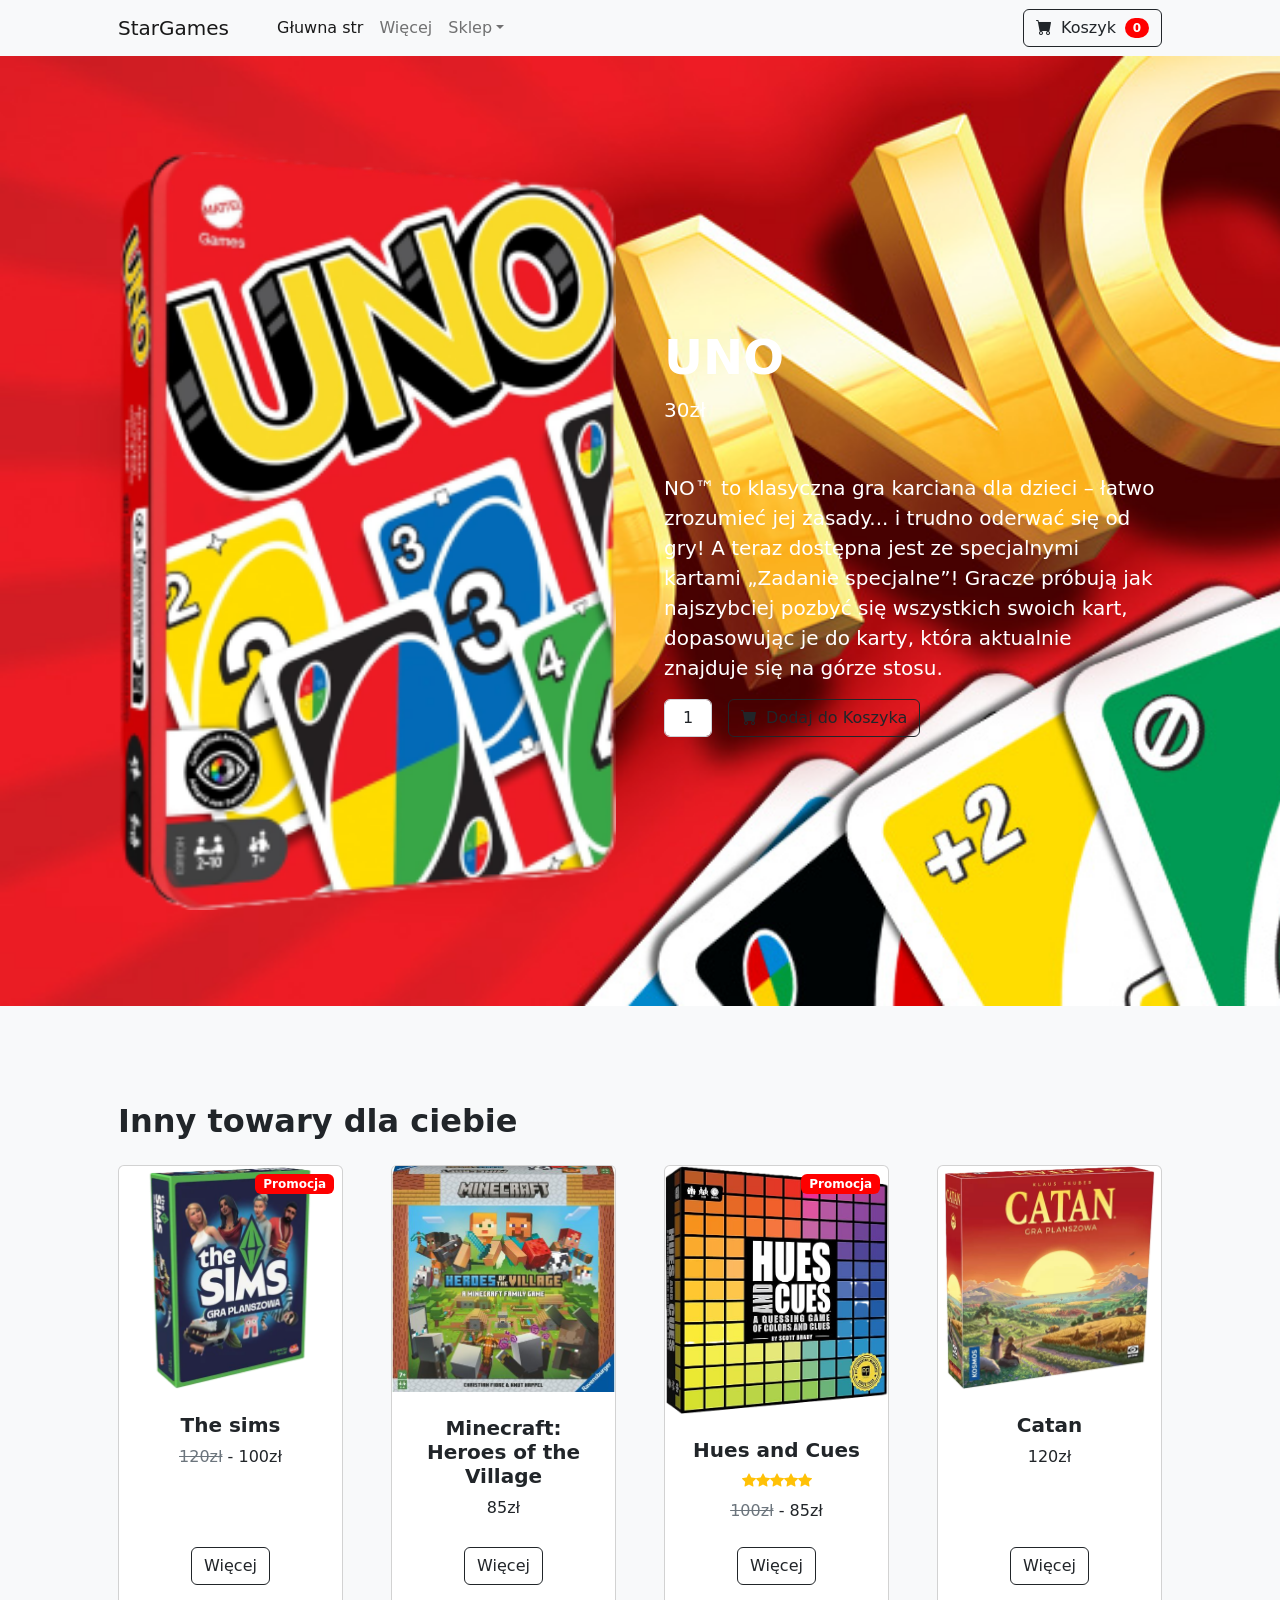
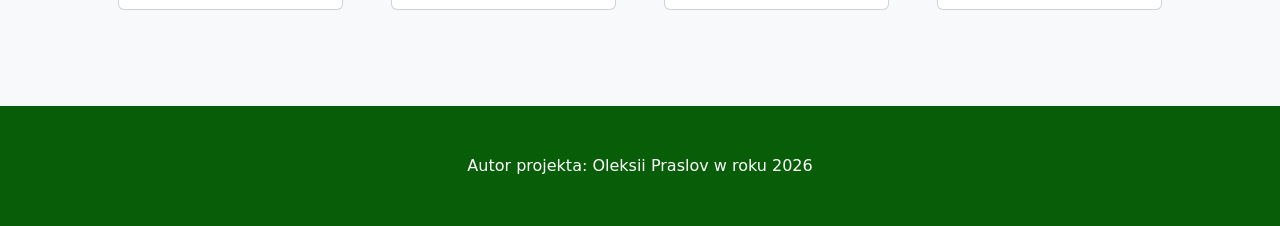
<file: startbootstrap-shop-item-gh-pages/6.html>
<!DOCTYPE html>
<html lang="en">
    <head>
        <meta charset="utf-8" />
        <meta name="viewport" content="width=device-width, initial-scale=1, shrink-to-fit=no" />
        <meta name="description" content="" />
        <meta name="author" content="" />
        <title>StarGames - Gry planszowy</title>
        <!-- Favicon-->
        <link rel="icon" type="image/x-icon" href="assets/favicon.ico" />
        <!-- Bootstrap icons-->
        <link href="https://cdn.jsdelivr.net/npm/bootstrap-icons@1.5.0/font/bootstrap-icons.css" rel="stylesheet" />
        <!-- Core theme CSS (includes Bootstrap)-->
        <link href="css/styles.css" rel="stylesheet" />
    </head>
    <body>
        <!-- Navigation-->
        <nav class="navbar navbar-expand-lg navbar-light bg-light">
            <div class="container px-4 px-lg-5">
                <a class="navbar-brand" href="#!">StarGames</a>
                <button class="navbar-toggler" type="button" data-bs-toggle="collapse" data-bs-target="#navbarSupportedContent" aria-controls="navbarSupportedContent" aria-expanded="false" aria-label="Toggle navigation"><span class="navbar-toggler-icon"></span></button>
                <div class="collapse navbar-collapse" id="navbarSupportedContent">
                    <ul class="navbar-nav me-auto mb-2 mb-lg-0 ms-lg-4">
                        <li class="nav-item"><a class="nav-link active" aria-current="page" href="../index.html">Głuwna str</a></li>
                        <li class="nav-item"><a class="nav-link" href="#!">Więcej</a></li>
                        <li class="nav-item dropdown">
                            <a class="nav-link dropdown-toggle" id="navbarDropdown" href="#" role="button" data-bs-toggle="dropdown" aria-expanded="false">Sklep</a>
                            <ul class="dropdown-menu" aria-labelledby="navbarDropdown">
                                <li><a class="dropdown-item" href="#!">Cawy arsytyment</a></li>
                                <li><hr class="dropdown-divider" /></li>
                                <li><a class="dropdown-item" href="#!">Popularnie</a></li>
                                <li><a class="dropdown-item" href="#!">Nowy arsytyment</a></li>
                            </ul>
                        </li>
                    </ul>
                    <form class="d-flex">
                        <button class="btn btn-outline-dark" type="submit">
                            <i class="bi-cart-fill me-1"></i>
                            Koszyk
                            <span class="badge bg-master text-white ms-1 rounded-pill">0</span>
                        </button>
                    </form>
                </div>
            </div>
        </nav>
        <!-- Product section-->
        <section class="py-5 bg-mastt6">
            <div class="container px-4 px-lg-5 my-5 ">
                <div class="row gx-4 gx-lg-5 align-items-center">
                    <div class="col-md-6"><img class="card-img-top mb-5 mb-md-0" src="./redaktor foto/71LiU-S3cHL._AC_SL1500_1.png" alt="..." /></div>
                    <div class="col-md-6">
                        <div class="small mb-1"></div>
                        <h1 class="display-5 fw-bolder lead">UNO</h1>
                        <div class="fs-5 mb-5 lead">
                            30zł
                        </div>
                        <p class="lead">NO™ to klasyczna gra karciana dla dzieci – łatwo zrozumieć jej zasady... i trudno oderwać się od gry! A teraz dostępna jest ze specjalnymi kartami „Zadanie specjalne”! Gracze próbują jak najszybciej pozbyć się wszystkich swoich kart, dopasowując je do karty, która aktualnie znajduje się na górze stosu. </p>
                        <div class="d-flex">
                            <input class="form-control text-center me-3" id="inputQuantity" type="num" value="1" style="max-width: 3rem" />
                            <button class="btn btn-outline-dark flex-shrink-0" type="button">
                                <i class="bi-cart-fill me-1"></i>
                                Dodaj do Koszyka
                            </button>
                        </div>
                    </div>
                </div>
            </div>
        </section>
        <!-- Related items section-->
        <section class="py-5 bg-light">
            <div class="container px-4 px-lg-5 mt-5">
                <h2 class="fw-bolder mb-4">Inny towary dla ciebie </h2>
                <div class="row gx-4 gx-lg-5 row-cols-2 row-cols-md-3 row-cols-xl-4 justify-content-center">
                    <div class="col mb-5">
                        <div class="card h-100">
                            <!-- Product image-->
                              <div class="badge bg-master text-white position-absolute" style="top: 0.5rem; right: 0.5rem">Promocja</div>
                            <img class="card-img-top" src="./redaktor foto/82637-medium_default.png" alt="..." />
                            <!-- Product details-->
                            <div class="card-body p-4">
                                <div class="text-center">
                                    <!-- Product name-->
                                    <h5 class="fw-bolder">The sims</h5>
                                    <span class="text-muted text-decoration-line-through">120zł</span>
                                    - 100zł
                                </div>
                            </div>
                            <!-- Product actions-->
                            <div class="card-footer p-4 pt-0 border-top-0 bg-transparent">
                                <div class="text-center"><a class="btn btn-outline-dark mt-auto" href="./4.html">Więcej</a></div>
                            </div>
                        </div>
                    </div>
                    <div class="col mb-5">
                        <div class="card h-100">
                            <!-- Sale badge-->
                           
                            <!-- Product image-->
                            <img class="card-img-top" src="./redaktor foto/71CGKonobeL._AC_SL1100_.jpg" alt="..." />
                            <!-- Product details-->
                            <div class="card-body p-4">
                                <div class="text-center">
                                    <!-- Product name-->
                                    <h5 class="fw-bolder">Minecraft: Heroes of the Village</h5>
                                    <!-- Product reviews-->
                                
                                    <!-- Product price-->
                                    85zł
                                </div>
                            </div>
                            <!-- Product actions-->
                            <div class="card-footer p-4 pt-0 border-top-0 bg-transparent">
                                <div class="text-center"><a class="btn btn-outline-dark mt-auto" href="./index.html">Więcej</a></div>
                            </div>
                        </div>
                    </div>
                    <div class="col mb-5">
                        <div class="card h-100">
                            <!-- Sale badge-->
                            <div class="badge bg-master text-white position-absolute" style="top: 0.5rem; right: 0.5rem">Promocja</div>
                            <!-- Product image-->
                            <img class="card-img-top" src="./redaktor foto/81WUD2cZo5L._AC_SX522_.png" alt="..." />
                            <!-- Product details-->
                            <div class="card-body p-4">
                                <div class="text-center">
                                    <!-- Product name-->
                                    <h5 class="fw-bolder">Hues and Cues</h5>
                                    <!-- Product price-->
                                     <div class="d-flex justify-content-center small text-warning mb-2">
                                        <div class="bi-star-fill"></div>
                                        <div class="bi-star-fill"></div>
                                        <div class="bi-star-fill"></div>
                                        <div class="bi-star-fill"></div>
                                        <div class="bi-star-fill"></div>
                                    </div>
                                    <span class="text-muted text-decoration-line-through">100zł</span>
                                    - 85zł
                                </div>
                            </div>
                            <!-- Product actions-->
                            <div class="card-footer p-4 pt-0 border-top-0 bg-transparent">
                                <div class="text-center"><a class="btn btn-outline-dark mt-auto" href="./1.html">Więcej</a></div>
                            </div>
                        </div>
                    </div>
                    <div class="col mb-5">
                        <div class="card h-100">
                            <!-- Product image-->
                            <img class="card-img-top" src="./redaktor foto/helldivers-2-galactic-war-header.png" alt="..." />
                            <!-- Product details-->
                            <div class="card-body p-4">
                                <div class="text-center">
                                    <!-- Product name-->
                                    <h5 class="fw-bolder">Catan</h5>
                                    <!-- Product reviews-->
                                    
                                    <!-- Product price-->
                                    120zł
                                </div>
                            </div>
                            <!-- Product actions-->
                            <div class="card-footer p-4 pt-0 border-top-0 bg-transparent">
                                <div class="text-center"><a class="btn btn-outline-dark mt-auto" href="./2.html">Więcej</a></div>
                            </div>
                        </div>
                    </div>
                </div>
            </div>
        </section>
        <!-- Footer-->
        <footer class="py-5 bg-greenms">
            <div class="container"><p class="m-0 text-center text-white">Autor projekta: Oleksii Praslov w roku 2026</p></div>
        </footer>
        <!-- Bootstrap core JS-->
        <script src="https://cdn.jsdelivr.net/npm/bootstrap@5.2.3/dist/js/bootstrap.bundle.min.js"></script>
        <!-- Core theme JS-->
        <script src="js/scripts.js"></script>
    </body>
</html>
</file>
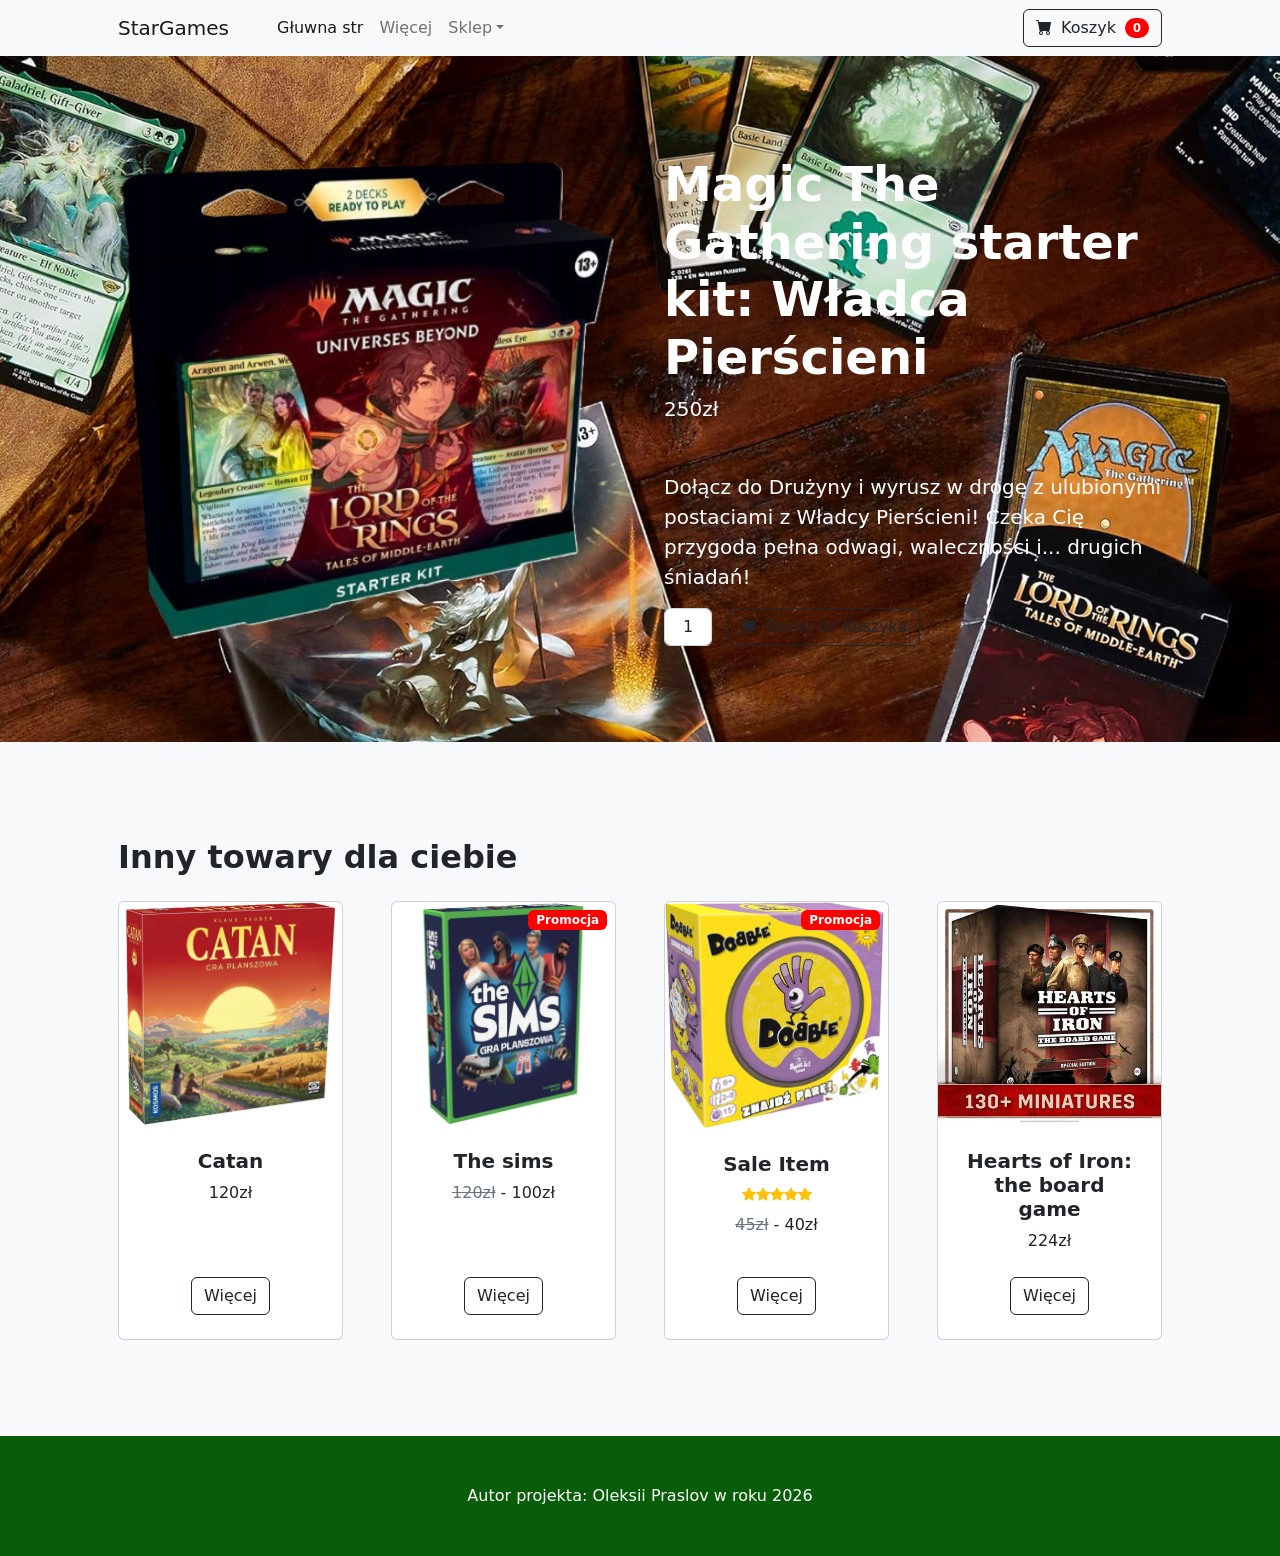
<file: startbootstrap-shop-item-gh-pages/7.html>
<!DOCTYPE html>
<html lang="en">
    <head>
        <meta charset="utf-8" />
        <meta name="viewport" content="width=device-width, initial-scale=1, shrink-to-fit=no" />
        <meta name="description" content="" />
        <meta name="author" content="" />
        <title>StarGames - Gry planszowy</title>
        <!-- Favicon-->
        <link rel="icon" type="image/x-icon" href="assets/favicon.ico" />
        <!-- Bootstrap icons-->
        <link href="https://cdn.jsdelivr.net/npm/bootstrap-icons@1.5.0/font/bootstrap-icons.css" rel="stylesheet" />
        <!-- Core theme CSS (includes Bootstrap)-->
        <link href="css/styles.css" rel="stylesheet" />
    </head>
    <body>
        <!-- Navigation-->
        <nav class="navbar navbar-expand-lg navbar-light bg-light">
            <div class="container px-4 px-lg-5">
                <a class="navbar-brand" href="#!">StarGames</a>
                <button class="navbar-toggler" type="button" data-bs-toggle="collapse" data-bs-target="#navbarSupportedContent" aria-controls="navbarSupportedContent" aria-expanded="false" aria-label="Toggle navigation"><span class="navbar-toggler-icon"></span></button>
                <div class="collapse navbar-collapse" id="navbarSupportedContent">
                    <ul class="navbar-nav me-auto mb-2 mb-lg-0 ms-lg-4">
                        <li class="nav-item"><a class="nav-link active" aria-current="page" href="../index.html">Głuwna str</a></li>
                        <li class="nav-item"><a class="nav-link" href="#!">Więcej</a></li>
                        <li class="nav-item dropdown">
                            <a class="nav-link dropdown-toggle" id="navbarDropdown" href="#" role="button" data-bs-toggle="dropdown" aria-expanded="false">Sklep</a>
                            <ul class="dropdown-menu" aria-labelledby="navbarDropdown">
                                <li><a class="dropdown-item" href="#!">Cawy arsytyment</a></li>
                                <li><hr class="dropdown-divider" /></li>
                                <li><a class="dropdown-item" href="#!">Popularnie</a></li>
                                <li><a class="dropdown-item" href="#!">Nowy arsytyment</a></li>
                            </ul>
                        </li>
                    </ul>
                    <form class="d-flex">
                        <button class="btn btn-outline-dark" type="submit">
                            <i class="bi-cart-fill me-1"></i>
                            Koszyk
                            <span class="badge bg-master text-white ms-1 rounded-pill">0</span>
                        </button>
                    </form>
                </div>
            </div>
        </nav>
        <!-- Product section-->
        <section class="py-5 bg-mastt7">
            <div class="container px-4 px-lg-5 my-5 ">
                <div class="row gx-4 gx-lg-5 align-items-center">
                    <div class="col-md-6"><img class="card-img-top mb-5 mb-md-0" src="./redaktor foto/Arena-Starter-Kit-2-TALIE-MtG-LotR-Tales-of-Middle-earth-zestaw-prezentowy.png" alt="..." /></div>
                    <div class="col-md-6">
                        <div class="small mb-1"></div>
                        <h1 class="display-5 fw-bolder lead">Magic The Gathering starter kit: Władca Pierścieni</h1>
                        <div class="fs-5 mb-5 lead">
                            250zł
                        </div>
                        <p class="lead">Dołącz do Drużyny i wyrusz w drogę z ulubionymi postaciami z Władcy Pierścieni! Czeka Cię przygoda pełna odwagi, waleczności i... drugich śniadań!</p>
                        <div class="d-flex">
                            <input class="form-control text-center me-3" id="inputQuantity" type="num" value="1" style="max-width: 3rem" />
                            <button class="btn btn-outline-dark flex-shrink-0" type="button">
                                <i class="bi-cart-fill me-1"></i>
                                Dodaj do Koszyka
                            </button>
                        </div>
                    </div>
                </div>
            </div>
        </section>
        <!-- Related items section-->
        <section class="py-5 bg-light">
            <div class="container px-4 px-lg-5 mt-5">
                <h2 class="fw-bolder mb-4">Inny towary dla ciebie </h2>
                <div class="row gx-4 gx-lg-5 row-cols-2 row-cols-md-3 row-cols-xl-4 justify-content-center">
                    <div class="col mb-5">
                        <div class="card h-100">
                            <!-- Product image-->
                            <img class="card-img-top" src="./redaktor foto/helldivers-2-galactic-war-header.png" alt="..." />
                            <!-- Product details-->
                            <div class="card-body p-4">
                                <div class="text-center">
                                    <!-- Product name-->
                                    <h5 class="fw-bolder">Catan</h5>
                                    <!-- Product price-->
                                    120zł
                                </div>
                            </div>
                            <!-- Product actions-->
                            <div class="card-footer p-4 pt-0 border-top-0 bg-transparent">
                                <div class="text-center"><a class="btn btn-outline-dark mt-auto" href="./2.html">Więcej</a></div>
                            </div>
                        </div>
                    </div>
                    <div class="col mb-5">
                        <div class="card h-100">
                            <!-- Sale badge-->
                            <div class="badge bg-master text-white position-absolute" style="top: 0.5rem; right: 0.5rem">Promocja</div>
                            <!-- Product image-->
                            <img class="card-img-top" src="./redaktor foto/82637-medium_default.png" alt="..." />
                            <!-- Product details-->
                            <div class="card-body p-4">
                                <div class="text-center">
                                    <!-- Product name-->
                                    <h5 class="fw-bolder">The sims</h5>
                                    <!-- Product reviews-->
                                   
                                    <!-- Product price-->
                                    <span class="text-muted text-decoration-line-through">120zł</span>
                                    - 100zł
                                </div>
                            </div>
                            <!-- Product actions-->
                            <div class="card-footer p-4 pt-0 border-top-0 bg-transparent">
                                <div class="text-center"><a class="btn btn-outline-dark mt-auto" href="./4.html">Więcej</a></div>
                            </div>
                        </div>
                    </div>
                    <div class="col mb-5">
                        <div class="card h-100">
                            <!-- Sale badge-->
                            <div class="badge bg-master text-white position-absolute" style="top: 0.5rem; right: 0.5rem">Promocja</div>
                            <!-- Product image-->
                            <img class="card-img-top" src="./redaktor foto/71iJL+qBKcL._AC_SX522_.png" alt="..." />
                            <!-- Product details-->
                            <div class="card-body p-4">
                                <div class="text-center">
                                    <!-- Product name-->
                                    <h5 class="fw-bolder">Sale Item</h5>
                                    <!-- Product price-->
                                     <div class="d-flex justify-content-center small text-warning mb-2">
                                        <div class="bi-star-fill"></div>
                                        <div class="bi-star-fill"></div>
                                        <div class="bi-star-fill"></div>
                                        <div class="bi-star-fill"></div>
                                        <div class="bi-star-fill"></div>
                                    </div>
                                    <span class="text-muted text-decoration-line-through">45zł</span>
                                    - 40zł
                                </div>
                            </div>
                            <!-- Product actions-->
                            <div class="card-footer p-4 pt-0 border-top-0 bg-transparent">
                                <div class="text-center"><a class="btn btn-outline-dark mt-auto" href="./5.html">Więcej</a></div>
                            </div>
                        </div>
                    </div>
                    <div class="col mb-5">
                        <div class="card h-100">
                            <!-- Product image-->
                            <img class="card-img-top" src="./redaktor foto/hearts-of-iron-deluxe-generals-pledge-kickstarter-pre-order-special-kickstarter-board-game-steamforged-games-1221921492_400x.webp" alt="..." />
                            <!-- Product details-->
                            <div class="card-body p-4">
                                <div class="text-center">
                                    <!-- Product name-->
                                    <h5 class="fw-bolder">Hearts of Iron: the board game</h5>
                                    <!-- Product reviews-->
                                    
                                    <!-- Product price-->
                                    224zł
                                </div>
                            </div>
                            <!-- Product actions-->
                            <div class="card-footer p-4 pt-0 border-top-0 bg-transparent">
                                <div class="text-center"><a class="btn btn-outline-dark mt-auto" href="./3.html">Więcej</a></div>
                            </div>
                        </div>
                    </div>
                </div>
            </div>
        </section>
        <!-- Footer-->
        <footer class="py-5 bg-greenms">
            <div class="container"><p class="m-0 text-center text-white">Autor projekta: Oleksii Praslov w roku 2026</p></div>
        </footer>
        <!-- Bootstrap core JS-->
        <script src="https://cdn.jsdelivr.net/npm/bootstrap@5.2.3/dist/js/bootstrap.bundle.min.js"></script>
        <!-- Core theme JS-->
        <script src="js/scripts.js"></script>
    </body>
</html>
</file>
